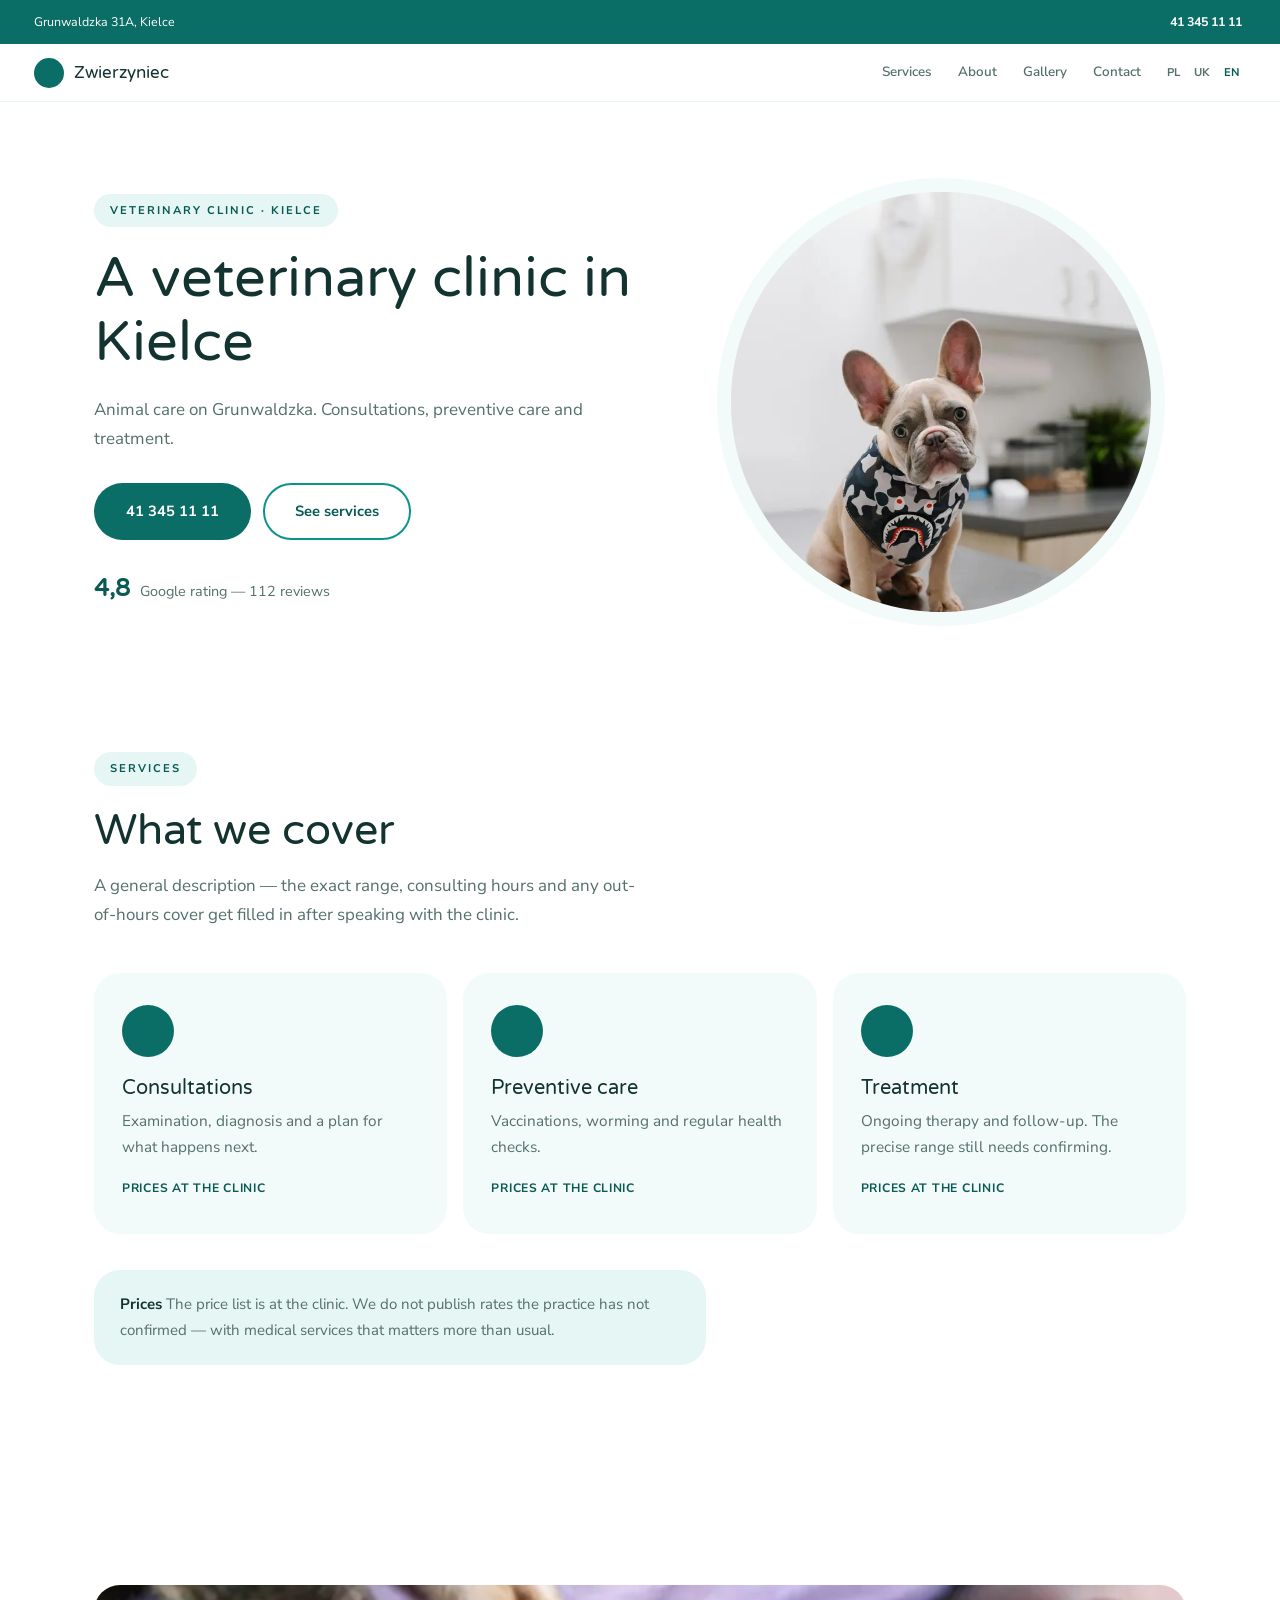
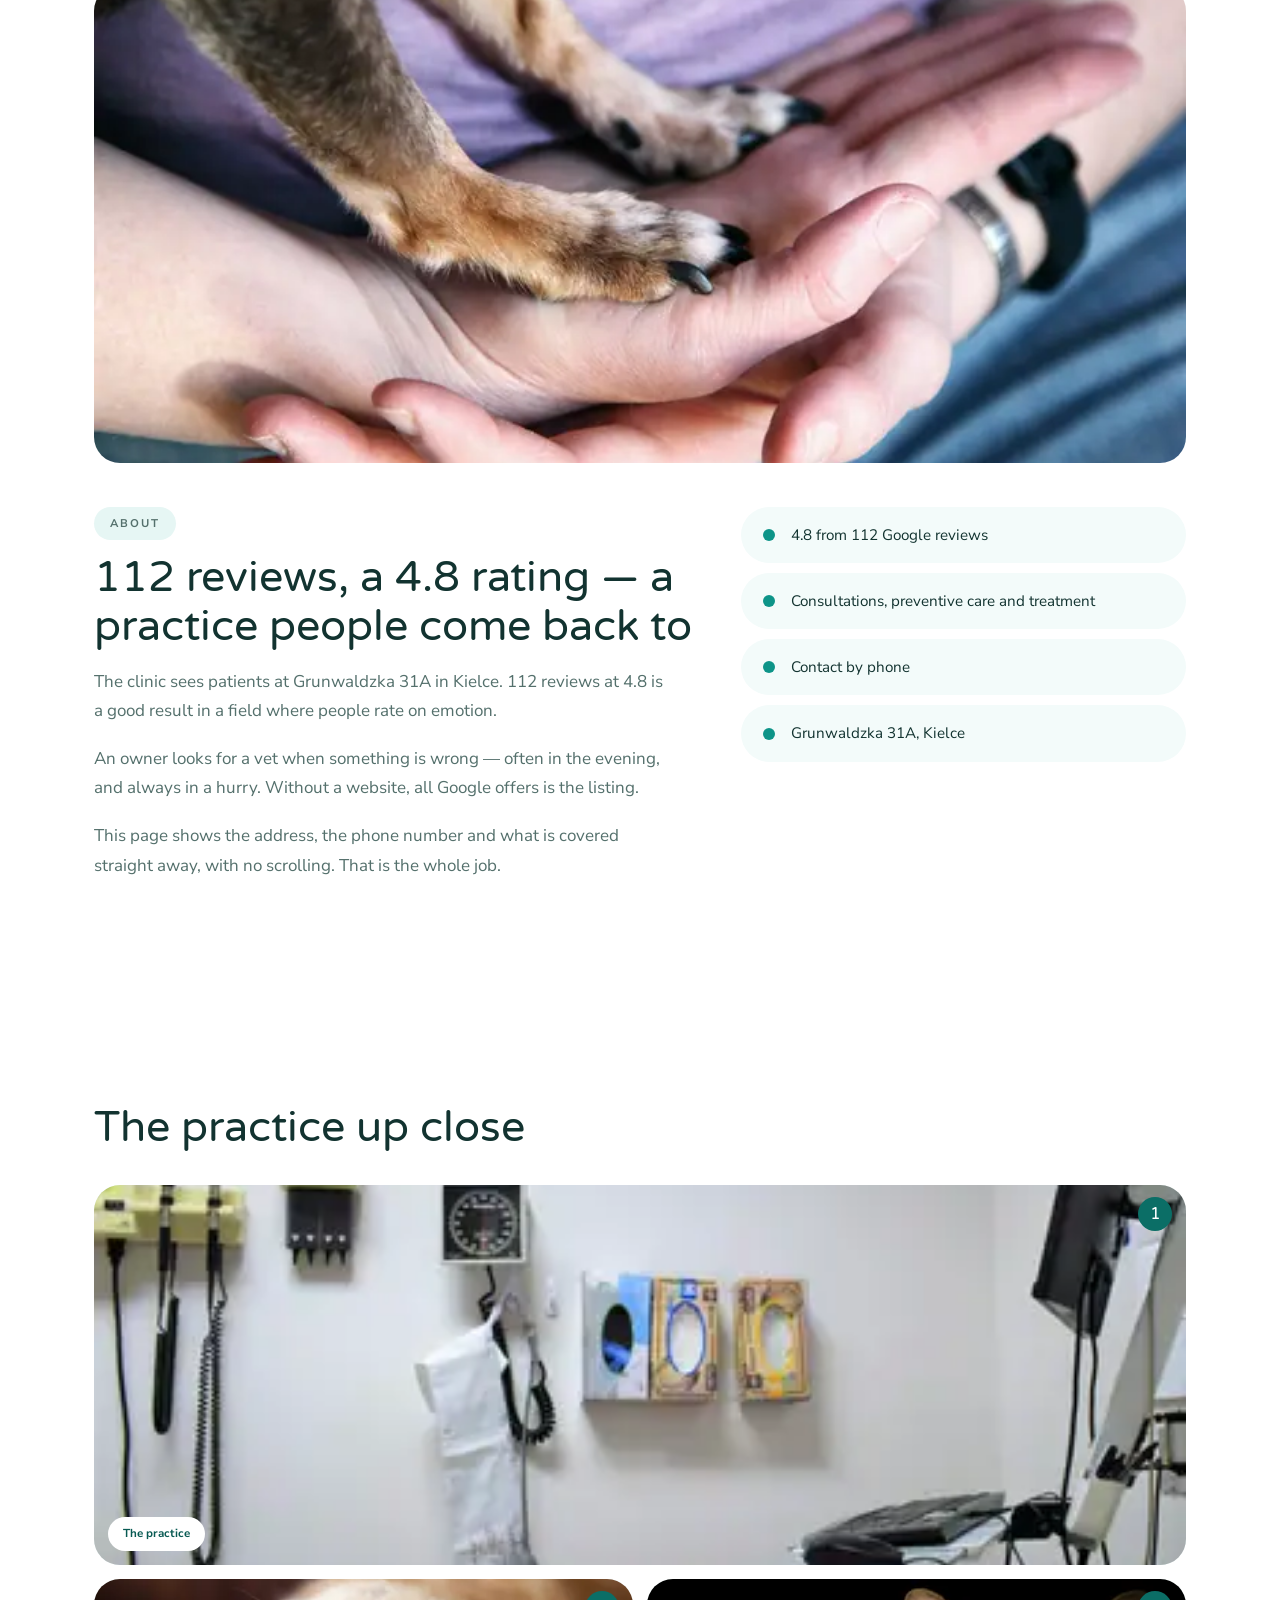
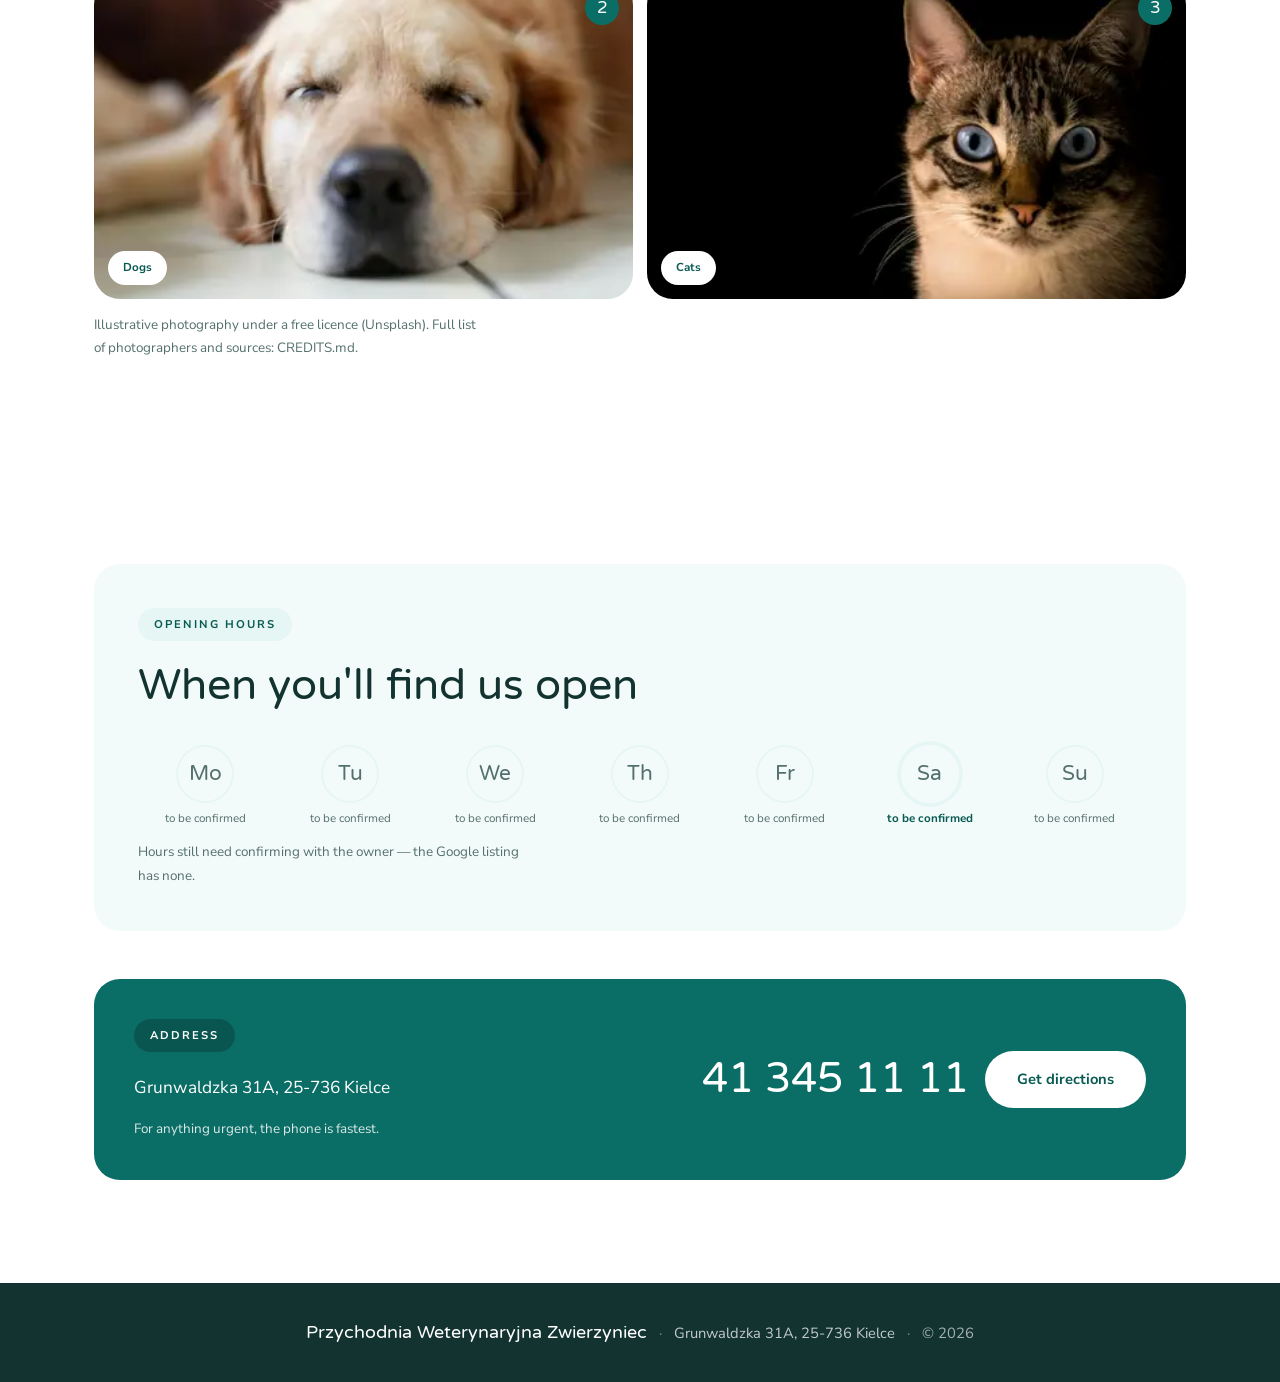
<file: index.html>
<!DOCTYPE html>
<html lang="pl">
<head>
<meta charset="utf-8">
<meta name="viewport" content="width=device-width, initial-scale=1">
<title>Przychodnia Weterynaryjna Zwierzyniec — weterynarz, Kielce</title>
<meta name="description" content="Przychodnia weterynaryjna przy Grunwaldzkiej 31A w Kielcach. Konsultacje, profilaktyka, leczenie. Ocena 4,8 przy 112 opiniach.">
<meta name="robots" content="noindex, nofollow">
<link rel="canonical" href="https://otabekmamadaliev.github.io/zwierzyniec-kielce/">
<link rel="alternate" hreflang="pl" href="https://otabekmamadaliev.github.io/zwierzyniec-kielce/">
<link rel="alternate" hreflang="uk" href="https://otabekmamadaliev.github.io/zwierzyniec-kielce/uk/">
<link rel="alternate" hreflang="en" href="https://otabekmamadaliev.github.io/zwierzyniec-kielce/en/">
<link rel="alternate" hreflang="x-default" href="https://otabekmamadaliev.github.io/zwierzyniec-kielce/">
<meta name="theme-color" content="#0D9488">
<meta property="og:type" content="website">
<meta property="og:locale" content="pl_PL">
<meta property="og:site_name" content="Przychodnia Weterynaryjna Zwierzyniec">
<meta property="og:title" content="Przychodnia Weterynaryjna Zwierzyniec — weterynarz, Kielce">
<meta property="og:description" content="Przychodnia weterynaryjna przy Grunwaldzkiej 31A w Kielcach. Konsultacje, profilaktyka, leczenie. Ocena 4,8 przy 112 opiniach.">
<meta property="og:url" content="https://otabekmamadaliev.github.io/zwierzyniec-kielce/">
<meta property="og:image" content="https://otabekmamadaliev.github.io/zwierzyniec-kielce/assets/img/og.jpg">
<meta name="twitter:card" content="summary_large_image">
<link rel="icon" href="data:image/svg+xml,%3Csvg xmlns='http://www.w3.org/2000/svg' viewBox='0 0 32 32'%3E%3Ccircle cx='16' cy='16' r='16' fill='%230D9488'/%3E%3Ccircle cx='11' cy='13' r='2.6' fill='%23fff'/%3E%3Ccircle cx='21' cy='13' r='2.6' fill='%23fff'/%3E%3Cellipse cx='16' cy='21' rx='5' ry='4' fill='%23fff'/%3E%3C/svg%3E">
<link rel="preconnect" href="https://fonts.googleapis.com">
<link rel="preconnect" href="https://fonts.gstatic.com" crossorigin>
<link rel="stylesheet" href="https://fonts.googleapis.com/css2?family=Varela+Round&family=Nunito+Sans:wght@400;600;700&display=swap">
<script>
/* Wykrywanie języka — patrz kielce-web-studio/tmp/gen/lang-auto.mjs. */
(function(){
  try{
    var tu=document.documentElement.lang.slice(0,2), znane={pl:1,uk:1,en:1};
    function idz(l){var p=location.pathname.replace(/index\.html$/,'').replace(/\/(uk|en)\/?$/,'/');
      if(p.slice(-1)!=='/')p+='/';location.replace(l==='pl'?p:p+l+'/');}
    var w=null; try{w=localStorage.getItem('jezyk');}catch(e){}
    if(w&&znane[w]){if(w!==tu)idz(w);return;}
    if(tu!=='pl')return;
    try{if(sessionStorage.getItem('jezyk-auto'))return;sessionStorage.setItem('jezyk-auto','1');}catch(e){}
    var chce='en', lista=navigator.languages||[navigator.language||'en'];
    for(var i=0;i<lista.length;i++){var l=String(lista[i]).slice(0,2).toLowerCase();if(znane[l]){chce=l;break;}}
    if(chce!=='pl')idz(chce);
  }catch(e){}
})();
</script>
<link rel="stylesheet" href="assets/style.css">

<link rel="preload" as="image" href="assets/img/hero-2000.webp"
      imagesrcset="assets/img/hero-640.webp 640w, assets/img/hero-960.webp 960w, assets/img/hero-1280.webp 1280w, assets/img/hero-1600.webp 1600w, assets/img/hero-2000.webp 2000w" imagesizes="100vw" type="image/webp" fetchpriority="high">

</head>
<body>
<a class="skip" href="#tresc">Przejdź do treści</a>

<header class="top-bar" id="gora">
  <div class="pasek-pilny">
    <span class="pasek-adres">Grunwaldzka 31A, Kielce</span>
    <a class="pasek-tel" href="tel:+48413451111">41 345 11 11</a>
  </div>
  <div class="top-rzad">
    <a class="znak" href="#gora"><span class="znak-kolo" aria-hidden="true"></span>Zwierzyniec</a>
    <nav class="menu" aria-label="Menu główne">
      <a href="#opieka">Usługi</a>
      <a href="#o-lecznicy">O nas</a>
      <a href="#zdjecia">Galeria</a>
      <a href="#kontakt">Kontakt</a>
    </nav>
    <div class="jz" role="group" aria-label="Wybór języka"><span class="lang is-on" aria-current="true">PL</span><a class="lang" href="uk/" hreflang="uk" title="Українська">UK</a><a class="lang" href="en/" hreflang="en" title="English">EN</a></div>
    <button class="ham" type="button" aria-expanded="false" aria-controls="mm" aria-label="Otwórz menu"><span></span><span></span><span></span></button>
  </div>
</header>
<nav class="mm" id="mm" aria-label="Menu główne">
  <a href="#opieka">Usługi</a>
  <a href="#o-lecznicy">O nas</a>
  <a href="#zdjecia">Galeria</a>
  <a href="#kontakt">Kontakt</a>
  <div class="jz jz--mob" role="group" aria-label="Wybór języka"><span class="lang is-on" aria-current="true">PL</span><a class="lang" href="uk/" hreflang="uk" title="Українська">UK</a><a class="lang" href="en/" hreflang="en" title="English">EN</a></div>
</nav>

<main id="tresc">

  <!-- Wszystko jest tu okragle: zdjecie w kole, kafle na kolach, przyciski
       w pigulkach. Lecznica ma uspokajac, a nie robic wrazenie. -->
  <section class="powitanie">
    <div class="powitanie-tresc">
      <p class="plakietka">Przychodnia weterynaryjna &middot; Kielce</p>
      <h1>Przychodnia weterynaryjna w Kielcach</h1>
      <p class="wiodacy">Opieka nad zwierzętami przy Grunwaldzkiej. Konsultacje, profilaktyka i leczenie.</p>
      <div class="akcje">
        <a class="pig" href="tel:+48413451111">41 345 11 11</a>
        <a class="pig pig--pusta" href="#opieka">Zobacz usługi</a>
      </div>
      <p class="ocena"><b>4,8</b> ocena w Google — 112 opinii</p>
    </div>
    <div class="kolo-foto"><picture><source type="image/webp" srcset="assets/img/hero-640.webp 640w, assets/img/hero-960.webp 960w, assets/img/hero-1280.webp 1280w, assets/img/hero-1600.webp 1600w, assets/img/hero-2000.webp 2000w" sizes="100vw"><img class="img--hero" src="assets/img/hero-2000.jpg" srcset="assets/img/hero-640.jpg 640w, assets/img/hero-960.jpg 960w, assets/img/hero-1280.jpg 1280w, assets/img/hero-1600.jpg 1600w, assets/img/hero-2000.jpg 2000w" sizes="100vw" width="2000" height="1125" alt="Pies siedzący na stalowym stole zabiegowym w gabinecie weterynaryjnym" decoding="async" loading="eager" fetchpriority="high"></picture></div>
  </section>

  <section class="opieka" id="opieka">
    <p class="plakietka plakietka--zielona">Oferta</p>
    <h2>Zakres opieki</h2>
    <p class="wiodacy wiodacy--waski">Opis ogólny — dokładny zakres, godziny przyjęć i ewentualne dyżury uzupełnimy po rozmowie z lecznicą.</p>
    <div class="opieka-siatka">

      <article class="opieka-karta">
        <span class="ikona" aria-hidden="true"><svg viewBox="0 0 24 24"><circle cx="6" cy="18" r="2.6"/><circle cx="18" cy="18" r="2.6"/><path d="M7.8 16.2 19 3M16.2 16.2 5 3"/></svg></span>
        <h3>Konsultacje</h3>
        <p>Badanie, rozpoznanie i ustalenie dalszego postępowania.</p>
        <span class="cennik">cennik w przychodni</span>
      </article>

      <article class="opieka-karta">
        <span class="ikona" aria-hidden="true"><svg viewBox="0 0 24 24"><path d="m12 3 2.6 5.6 6 .8-4.4 4.2 1.1 6.1L12 16.8 6.7 19.7l1.1-6.1L3.4 9.4l6-.8z"/></svg></span>
        <h3>Profilaktyka</h3>
        <p>Szczepienia, odrobaczanie i regularne kontrole zdrowia.</p>
        <span class="cennik">cennik w przychodni</span>
      </article>

      <article class="opieka-karta">
        <span class="ikona" aria-hidden="true"><svg viewBox="0 0 24 24"><path d="M20 15a2 2 0 0 1-2 2H8l-4 4V6a2 2 0 0 1 2-2h12a2 2 0 0 1 2 2z"/></svg></span>
        <h3>Leczenie</h3>
        <p>Prowadzenie terapii i kontrola postępów. Szczegółowy zakres do potwierdzenia.</p>
        <span class="cennik">cennik w przychodni</span>
      </article>

    </div>
    <p class="uwaga"><b>Cennik</b> Cennik jest w przychodni. Nie publikujemy stawek, których nie potwierdziła lecznica — przy usługach medycznych to szczególnie ważne.</p>
  </section>

  <section class="o-lecznicy" id="o-lecznicy">
    <figure class="o-lecznicy-foto"><picture><source type="image/webp" srcset="assets/img/about-480.webp 480w, assets/img/about-720.webp 720w, assets/img/about-960.webp 960w, assets/img/about-1200.webp 1200w" sizes="(min-width: 1160px) 508px, (min-width: 900px) 45vw, calc(100vw - 40px)"><img class="img--about" src="assets/img/about-1200.jpg" srcset="assets/img/about-480.jpg 480w, assets/img/about-720.jpg 720w, assets/img/about-960.jpg 960w, assets/img/about-1200.jpg 1200w" sizes="(min-width: 1160px) 508px, (min-width: 900px) 45vw, calc(100vw - 40px)" width="1200" height="900" alt="Łapa psa oparta o otwarte dłonie człowieka" decoding="async" loading="lazy"></picture></figure>
    <div class="o-lecznicy-tekst">
      <p class="plakietka plakietka--zielona">O nas</p>
      <h2>112 opinii, ocena 4,8 — lecznica, do której się wraca</h2>
      <p>Przychodnia przyjmuje w Kielcach przy Grunwaldzkiej 31A. 112 opinii przy ocenie 4,8 to dobry wynik w branży, w której ludzie oceniają w emocjach.</p><p>Właściciel zwierzaka szuka lecznicy wtedy, kiedy coś się dzieje — często wieczorem i zawsze w pośpiechu. Bez strony w Google zostaje sama wizytówka.</p><p>Ta strona pokazuje adres, telefon i zakres opieki od razu, bez przewijania. To jest cała jej robota.</p>
    </div>
    <ul class="zapewnienia"><li>4,8 przy 112 opiniach w Google</li><li>Konsultacje, profilaktyka i leczenie</li><li>Kontakt telefoniczny</li><li>Grunwaldzka 31A, Kielce</li></ul>
  </section>


  <section class="zdjecia" id="zdjecia">
    <h2 class="zdjecia-tytul">Gabinet z bliska</h2>
    <div class="zdjecia-rzad">

      <figure><span class="zdjecia-nr" aria-hidden="true">1</span><picture><source type="image/webp" srcset="assets/img/detail-1-400.webp 400w, assets/img/detail-1-600.webp 600w, assets/img/detail-1-800.webp 800w" sizes="(min-width: 1160px) 350px, (min-width: 980px) 31vw, (min-width: 640px) calc(50vw - 28px), calc(100vw - 40px)"><img class="img--detail-1" src="assets/img/detail-1-800.jpg" srcset="assets/img/detail-1-400.jpg 400w, assets/img/detail-1-600.jpg 600w, assets/img/detail-1-800.jpg 800w" sizes="(min-width: 1160px) 350px, (min-width: 980px) 31vw, (min-width: 640px) calc(50vw - 28px), calc(100vw - 40px)" width="800" height="600" alt="Wnętrze gabinetu weterynaryjnego — sprzęt i akcesoria zawieszone na ścianie" decoding="async" loading="lazy"></picture><figcaption>Gabinet</figcaption></figure>

      <figure><span class="zdjecia-nr" aria-hidden="true">2</span><picture><source type="image/webp" srcset="assets/img/detail-2-400.webp 400w, assets/img/detail-2-600.webp 600w, assets/img/detail-2-800.webp 800w" sizes="(min-width: 1160px) 350px, (min-width: 980px) 31vw, (min-width: 640px) calc(50vw - 28px), calc(100vw - 40px)"><img class="img--detail-2" src="assets/img/detail-2-800.jpg" srcset="assets/img/detail-2-400.jpg 400w, assets/img/detail-2-600.jpg 600w, assets/img/detail-2-800.jpg 800w" sizes="(min-width: 1160px) 350px, (min-width: 980px) 31vw, (min-width: 640px) calc(50vw - 28px), calc(100vw - 40px)" width="800" height="600" alt="Golden retriever leżący spokojnie z pyskiem na podłodze" decoding="async" loading="lazy"></picture><figcaption>Psy</figcaption></figure>

      <figure><span class="zdjecia-nr" aria-hidden="true">3</span><picture><source type="image/webp" srcset="assets/img/detail-3-400.webp 400w, assets/img/detail-3-600.webp 600w, assets/img/detail-3-800.webp 800w" sizes="(min-width: 1160px) 350px, (min-width: 980px) 31vw, (min-width: 640px) calc(50vw - 28px), calc(100vw - 40px)"><img class="img--detail-3" src="assets/img/detail-3-800.jpg" srcset="assets/img/detail-3-400.jpg 400w, assets/img/detail-3-600.jpg 600w, assets/img/detail-3-800.jpg 800w" sizes="(min-width: 1160px) 350px, (min-width: 980px) 31vw, (min-width: 640px) calc(50vw - 28px), calc(100vw - 40px)" width="800" height="600" alt="Zbliżenie pręgowanego kota na ciemnym tle" decoding="async" loading="lazy"></picture><figcaption>Koty</figcaption></figure>

    </div>
    <p class="stopka-zdjec">Zdjęcia ilustracyjne na wolnej licencji (Unsplash). Pełna lista autorów i źródeł: CREDITS.md.</p>
  </section>


  <section class="kontakt" id="kontakt">
    <!-- Tydzień jako siedem okręgów — ta sama krzywa, co zdjęcie w kole,
         ikony i pigułki. Adres i telefon nie stoją w drugiej kolumnie obok,
         tylko na jednym zielonym pasie pod spodem. -->
    <div class="kontakt-box">
      <p class="plakietka plakietka--zielona">Godziny otwarcia</p>
      <h2>Kiedy nas zastaniesz</h2>
      <ul class="kola-tygodnia"><li class="kolo-dnia kolo-dnia--zamkniete" data-dzien="0"><span class="kolo" aria-hidden="true">Po</span><span class="kolo-czas"><span class="sr">Poniedziałek </span>do potwierdzenia</span></li><li class="kolo-dnia kolo-dnia--zamkniete" data-dzien="1"><span class="kolo" aria-hidden="true">Wt</span><span class="kolo-czas"><span class="sr">Wtorek </span>do potwierdzenia</span></li><li class="kolo-dnia kolo-dnia--zamkniete" data-dzien="2"><span class="kolo" aria-hidden="true">Śr</span><span class="kolo-czas"><span class="sr">Środa </span>do potwierdzenia</span></li><li class="kolo-dnia kolo-dnia--zamkniete" data-dzien="3"><span class="kolo" aria-hidden="true">Cz</span><span class="kolo-czas"><span class="sr">Czwartek </span>do potwierdzenia</span></li><li class="kolo-dnia kolo-dnia--zamkniete" data-dzien="4"><span class="kolo" aria-hidden="true">Pi</span><span class="kolo-czas"><span class="sr">Piątek </span>do potwierdzenia</span></li><li class="kolo-dnia kolo-dnia--zamkniete" data-dzien="5"><span class="kolo" aria-hidden="true">So</span><span class="kolo-czas"><span class="sr">Sobota </span>do potwierdzenia</span></li><li class="kolo-dnia kolo-dnia--zamkniete" data-dzien="6"><span class="kolo" aria-hidden="true">Ni</span><span class="kolo-czas"><span class="sr">Niedziela </span>do potwierdzenia</span></li></ul>
      <p class="stopka-zdjec">Godziny do potwierdzenia z właścicielem — w wizytówce Google ich nie ma.</p>
    </div>

    <div class="pas-kontaktu">
      <div>
        <p class="plakietka">Adres</p>
        <p class="adres">Grunwaldzka 31A, 25-736 Kielce</p>
        <p class="stopka-zdjec">W sprawach pilnych najszybciej telefonicznie.</p>
      </div>
      <div class="pas-akcje">
        <a class="duzy-numer" href="tel:+48413451111">41 345 11 11</a>
        <a class="pig pig--biala" href="https://www.google.com/maps/place/?q=place_id:ChIJrSOqW_AnGEcRsgmH3eb1L2U" target="_blank" rel="noopener">Wyznacz trasę</a>
      </div>
    </div>
  </section>

</main>

<footer class="dol">
  <p class="dol-rzad">
    <b class="dol-nazwa">Przychodnia Weterynaryjna Zwierzyniec</b>
    <span aria-hidden="true">&middot;</span>
    <span>Grunwaldzka 31A, 25-736 Kielce</span>
    <span aria-hidden="true">&middot;</span>
    <span class="dol-rok">&copy; 2026</span>
  </p>
</footer>

<script id="i18n" type="application/json">{"sending":"Wysyłanie…","fillAll":"Uzupełnij wszystkie pola formularza.","openingMail":"Otwieramy Twój program pocztowy…","notConnected":"Formularz nie jest jeszcze podłączony. Prosimy o kontakt telefoniczny.","sent":"Dziękujemy! Wiadomość została wysłana — odezwiemy się wkrótce.","failed":"Nie udało się wysłać wiadomości. Prosimy o kontakt telefoniczny.","mailName":"Imię i nazwisko","mailContact":"Kontakt","backToTop":"Wróć na górę","closeGallery":"Zamknij podgląd","prevImage":"Poprzednie zdjęcie","nextImage":"Następne zdjęcie","closeMenu":"Zamknij menu"}</script>
<script src="assets/app.js" defer></script>
<script type="application/ld+json">{
  "@context": "https://schema.org",
  "@type": "VeterinaryCare",
  "name": "Przychodnia Weterynaryjna Zwierzyniec",
  "image": "https://otabekmamadaliev.github.io/zwierzyniec-kielce/assets/img/og.jpg",
  "url": "https://otabekmamadaliev.github.io/zwierzyniec-kielce/",
  "telephone": "+48413451111",
  "priceRange": "$$",
  "address": {
    "@type": "PostalAddress",
    "streetAddress": "Grunwaldzka 31A",
    "addressLocality": "Kielce",
    "postalCode": "25-736",
    "addressRegion": "świętokrzyskie",
    "addressCountry": "PL"
  },
  "geo": {
    "@type": "GeoCoordinates",
    "latitude": 50.87306,
    "longitude": 20.608876
  },
  "hasMap": "https://www.google.com/maps/place/?q=place_id:ChIJrSOqW_AnGEcRsgmH3eb1L2U",
  "areaServed": {
    "@type": "City",
    "name": "Kielce"
  },
  "sameAs": []
}</script>
</body>
</html>
</file>
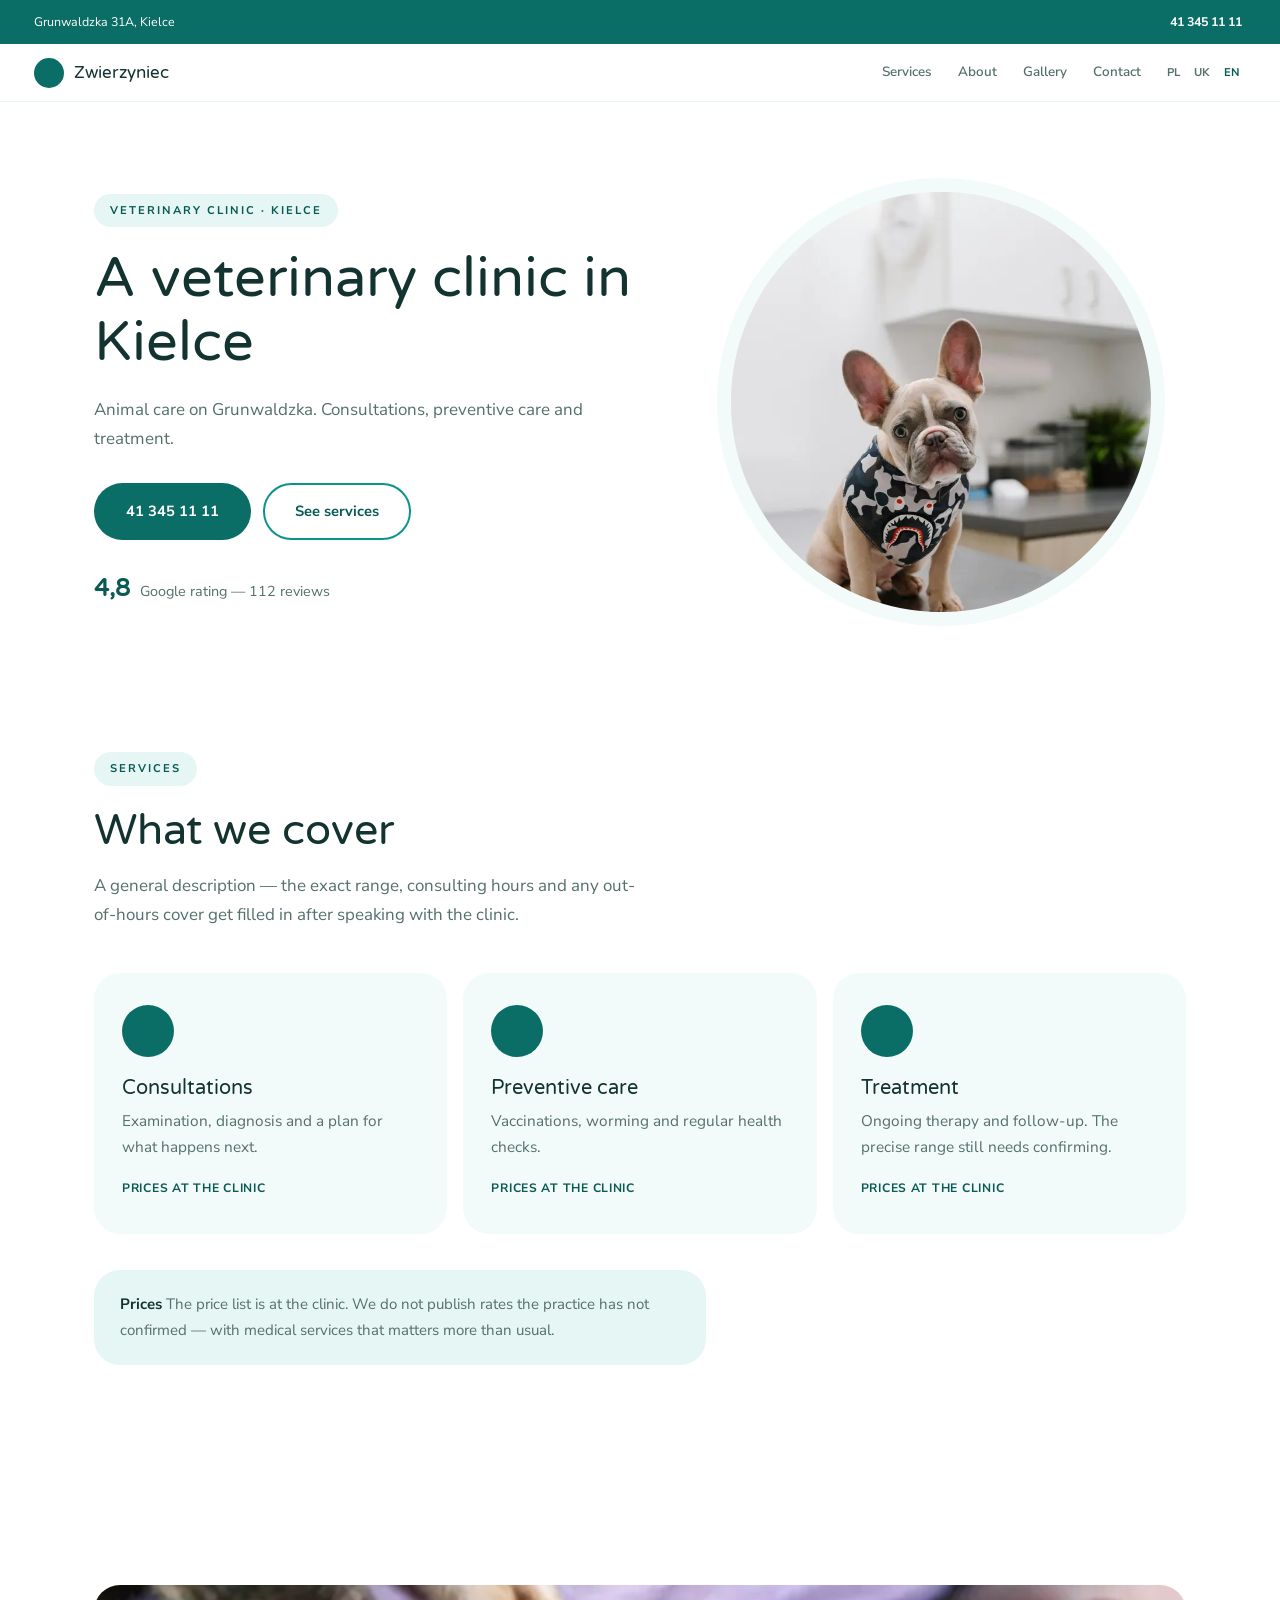
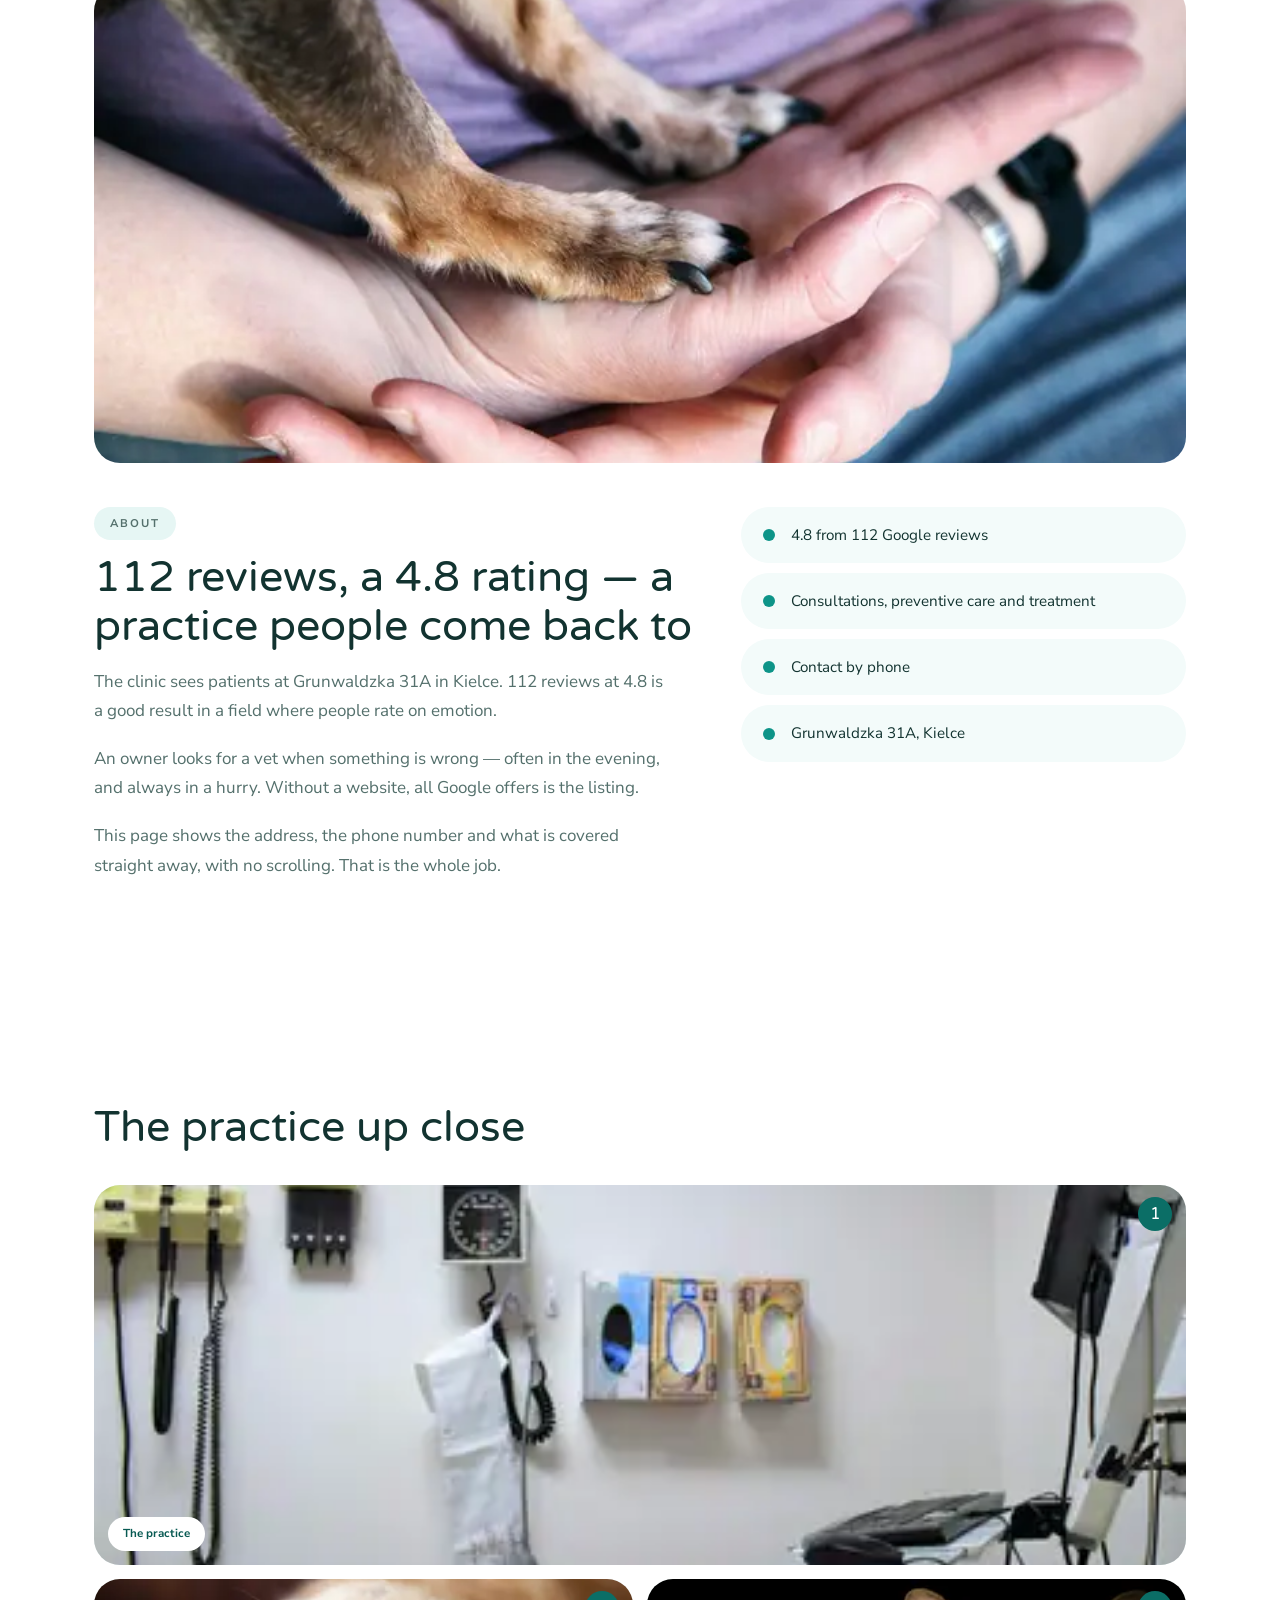
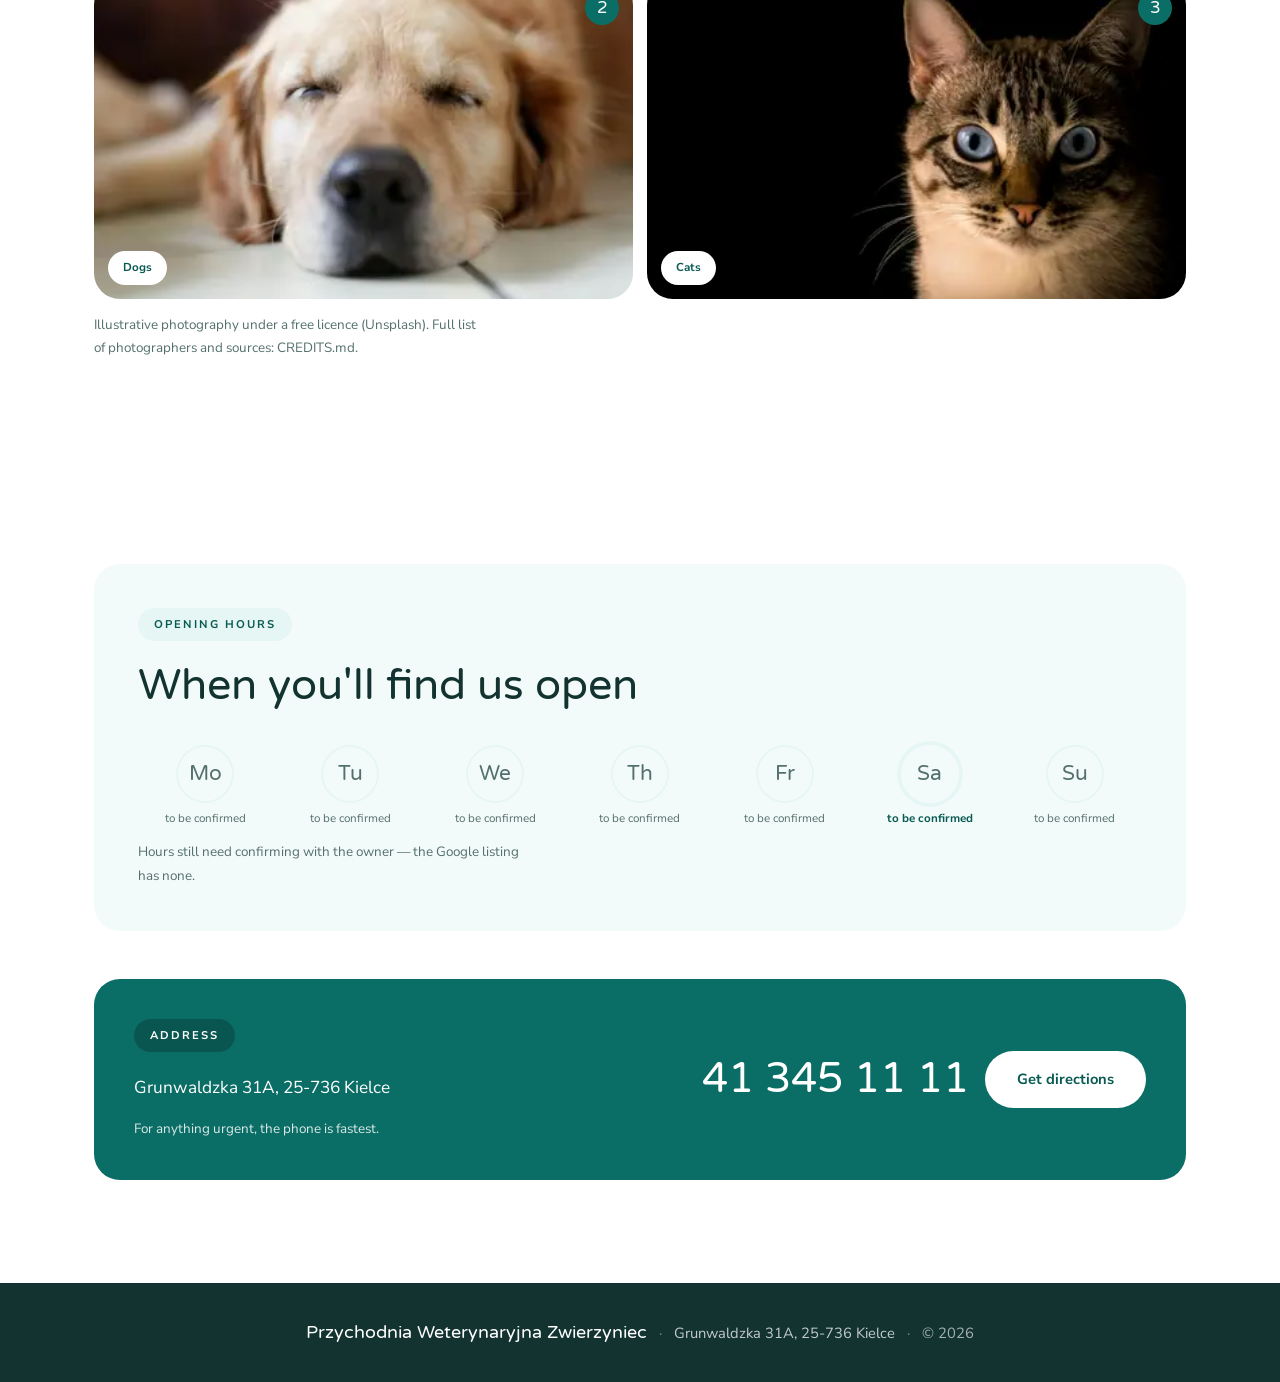
<file: en/index.html>
<!DOCTYPE html>
<html lang="en">
<head>
<meta charset="utf-8">
<meta name="viewport" content="width=device-width, initial-scale=1">
<title>Przychodnia Weterynaryjna Zwierzyniec — vet, Kielce</title>
<meta name="description" content="Veterinary clinic at Grunwaldzka 31A in Kielce. Consultations, preventive care, treatment. Rated 4.8 from 112 reviews.">
<meta name="robots" content="noindex, nofollow">
<link rel="canonical" href="https://otabekmamadaliev.github.io/zwierzyniec-kielce/en/">
<link rel="alternate" hreflang="pl" href="https://otabekmamadaliev.github.io/zwierzyniec-kielce/">
<link rel="alternate" hreflang="uk" href="https://otabekmamadaliev.github.io/zwierzyniec-kielce/uk/">
<link rel="alternate" hreflang="en" href="https://otabekmamadaliev.github.io/zwierzyniec-kielce/en/">
<link rel="alternate" hreflang="x-default" href="https://otabekmamadaliev.github.io/zwierzyniec-kielce/">
<meta name="theme-color" content="#0D9488">
<meta property="og:type" content="website">
<meta property="og:locale" content="en_GB">
<meta property="og:site_name" content="Przychodnia Weterynaryjna Zwierzyniec">
<meta property="og:title" content="Przychodnia Weterynaryjna Zwierzyniec — vet, Kielce">
<meta property="og:description" content="Veterinary clinic at Grunwaldzka 31A in Kielce. Consultations, preventive care, treatment. Rated 4.8 from 112 reviews.">
<meta property="og:url" content="https://otabekmamadaliev.github.io/zwierzyniec-kielce/en/">
<meta property="og:image" content="https://otabekmamadaliev.github.io/zwierzyniec-kielce/assets/img/og.jpg">
<meta name="twitter:card" content="summary_large_image">
<link rel="icon" href="data:image/svg+xml,%3Csvg xmlns='http://www.w3.org/2000/svg' viewBox='0 0 32 32'%3E%3Ccircle cx='16' cy='16' r='16' fill='%230D9488'/%3E%3Ccircle cx='11' cy='13' r='2.6' fill='%23fff'/%3E%3Ccircle cx='21' cy='13' r='2.6' fill='%23fff'/%3E%3Cellipse cx='16' cy='21' rx='5' ry='4' fill='%23fff'/%3E%3C/svg%3E">
<link rel="preconnect" href="https://fonts.googleapis.com">
<link rel="preconnect" href="https://fonts.gstatic.com" crossorigin>
<link rel="stylesheet" href="https://fonts.googleapis.com/css2?family=Varela+Round&family=Nunito+Sans:wght@400;600;700&display=swap">
<script>
/* Wykrywanie języka — patrz kielce-web-studio/tmp/gen/lang-auto.mjs. */
(function(){
  try{
    var tu=document.documentElement.lang.slice(0,2), znane={pl:1,uk:1,en:1};
    function idz(l){var p=location.pathname.replace(/index\.html$/,'').replace(/\/(uk|en)\/?$/,'/');
      if(p.slice(-1)!=='/')p+='/';location.replace(l==='pl'?p:p+l+'/');}
    var w=null; try{w=localStorage.getItem('jezyk');}catch(e){}
    if(w&&znane[w]){if(w!==tu)idz(w);return;}
    if(tu!=='pl')return;
    try{if(sessionStorage.getItem('jezyk-auto'))return;sessionStorage.setItem('jezyk-auto','1');}catch(e){}
    var chce='en', lista=navigator.languages||[navigator.language||'en'];
    for(var i=0;i<lista.length;i++){var l=String(lista[i]).slice(0,2).toLowerCase();if(znane[l]){chce=l;break;}}
    if(chce!=='pl')idz(chce);
  }catch(e){}
})();
</script>
<link rel="stylesheet" href="../assets/style.css">

<link rel="preload" as="image" href="../assets/img/hero-2000.webp"
      imagesrcset="../assets/img/hero-640.webp 640w, ../assets/img/hero-960.webp 960w, ../assets/img/hero-1280.webp 1280w, ../assets/img/hero-1600.webp 1600w, ../assets/img/hero-2000.webp 2000w" imagesizes="100vw" type="image/webp" fetchpriority="high">

</head>
<body>
<a class="skip" href="#tresc">Skip to content</a>

<header class="top-bar" id="gora">
  <div class="pasek-pilny">
    <span class="pasek-adres">Grunwaldzka 31A, Kielce</span>
    <a class="pasek-tel" href="tel:+48413451111">41 345 11 11</a>
  </div>
  <div class="top-rzad">
    <a class="znak" href="#gora"><span class="znak-kolo" aria-hidden="true"></span>Zwierzyniec</a>
    <nav class="menu" aria-label="Main menu">
      <a href="#opieka">Services</a>
      <a href="#o-lecznicy">About</a>
      <a href="#zdjecia">Gallery</a>
      <a href="#kontakt">Contact</a>
    </nav>
    <div class="jz" role="group" aria-label="Language"><a class="lang" href=".././" hreflang="pl" title="Polski">PL</a><a class="lang" href="../uk/" hreflang="uk" title="Українська">UK</a><span class="lang is-on" aria-current="true">EN</span></div>
    <button class="ham" type="button" aria-expanded="false" aria-controls="mm" aria-label="Open menu"><span></span><span></span><span></span></button>
  </div>
</header>
<nav class="mm" id="mm" aria-label="Main menu">
  <a href="#opieka">Services</a>
  <a href="#o-lecznicy">About</a>
  <a href="#zdjecia">Gallery</a>
  <a href="#kontakt">Contact</a>
  <div class="jz jz--mob" role="group" aria-label="Language"><a class="lang" href=".././" hreflang="pl" title="Polski">PL</a><a class="lang" href="../uk/" hreflang="uk" title="Українська">UK</a><span class="lang is-on" aria-current="true">EN</span></div>
</nav>

<main id="tresc">

  <!-- Wszystko jest tu okragle: zdjecie w kole, kafle na kolach, przyciski
       w pigulkach. Lecznica ma uspokajac, a nie robic wrazenie. -->
  <section class="powitanie">
    <div class="powitanie-tresc">
      <p class="plakietka">Veterinary clinic &middot; Kielce</p>
      <h1>A veterinary clinic in Kielce</h1>
      <p class="wiodacy">Animal care on Grunwaldzka. Consultations, preventive care and treatment.</p>
      <div class="akcje">
        <a class="pig" href="tel:+48413451111">41 345 11 11</a>
        <a class="pig pig--pusta" href="#opieka">See services</a>
      </div>
      <p class="ocena"><b>4,8</b> Google rating — 112 reviews</p>
    </div>
    <div class="kolo-foto"><picture><source type="image/webp" srcset="../assets/img/hero-640.webp 640w, ../assets/img/hero-960.webp 960w, ../assets/img/hero-1280.webp 1280w, ../assets/img/hero-1600.webp 1600w, ../assets/img/hero-2000.webp 2000w" sizes="100vw"><img class="img--hero" src="../assets/img/hero-2000.jpg" srcset="../assets/img/hero-640.jpg 640w, ../assets/img/hero-960.jpg 960w, ../assets/img/hero-1280.jpg 1280w, ../assets/img/hero-1600.jpg 1600w, ../assets/img/hero-2000.jpg 2000w" sizes="100vw" width="2000" height="1125" alt="Pies siedzący na stalowym stole zabiegowym w gabinecie weterynaryjnym" decoding="async" loading="eager" fetchpriority="high"></picture></div>
  </section>

  <section class="opieka" id="opieka">
    <p class="plakietka plakietka--zielona">Services</p>
    <h2>What we cover</h2>
    <p class="wiodacy wiodacy--waski">A general description — the exact range, consulting hours and any out-of-hours cover get filled in after speaking with the clinic.</p>
    <div class="opieka-siatka">

      <article class="opieka-karta">
        <span class="ikona" aria-hidden="true"></span>
        <h3>Consultations</h3>
        <p>Examination, diagnosis and a plan for what happens next.</p>
        <span class="cennik">prices at the clinic</span>
      </article>

      <article class="opieka-karta">
        <span class="ikona" aria-hidden="true"></span>
        <h3>Preventive care</h3>
        <p>Vaccinations, worming and regular health checks.</p>
        <span class="cennik">prices at the clinic</span>
      </article>

      <article class="opieka-karta">
        <span class="ikona" aria-hidden="true"></span>
        <h3>Treatment</h3>
        <p>Ongoing therapy and follow-up. The precise range still needs confirming.</p>
        <span class="cennik">prices at the clinic</span>
      </article>

    </div>
    <p class="uwaga"><b>Prices</b> The price list is at the clinic. We do not publish rates the practice has not confirmed — with medical services that matters more than usual.</p>
  </section>

  <section class="o-lecznicy" id="o-lecznicy">
    <figure class="o-lecznicy-foto"><picture><source type="image/webp" srcset="../assets/img/about-480.webp 480w, ../assets/img/about-720.webp 720w, ../assets/img/about-960.webp 960w, ../assets/img/about-1200.webp 1200w" sizes="(min-width: 1160px) 508px, (min-width: 900px) 45vw, calc(100vw - 40px)"><img class="img--about" src="../assets/img/about-1200.jpg" srcset="../assets/img/about-480.jpg 480w, ../assets/img/about-720.jpg 720w, ../assets/img/about-960.jpg 960w, ../assets/img/about-1200.jpg 1200w" sizes="(min-width: 1160px) 508px, (min-width: 900px) 45vw, calc(100vw - 40px)" width="1200" height="900" alt="Łapa psa oparta o otwarte dłonie człowieka" decoding="async" loading="lazy"></picture></figure>
    <div class="o-lecznicy-tekst">
      <p class="plakietka plakietka--zielona">About</p>
      <h2>112 reviews, a 4.8 rating — a practice people come back to</h2>
      <p>The clinic sees patients at Grunwaldzka 31A in Kielce. 112 reviews at 4.8 is a good result in a field where people rate on emotion.</p><p>An owner looks for a vet when something is wrong — often in the evening, and always in a hurry. Without a website, all Google offers is the listing.</p><p>This page shows the address, the phone number and what is covered straight away, with no scrolling. That is the whole job.</p>
    </div>
    <ul class="zapewnienia"><li>4.8 from 112 Google reviews</li><li>Consultations, preventive care and treatment</li><li>Contact by phone</li><li>Grunwaldzka 31A, Kielce</li></ul>
  </section>


  <section class="zdjecia" id="zdjecia">
    <h2 class="zdjecia-tytul">The practice up close</h2>
    <div class="zdjecia-rzad">

      <figure><span class="zdjecia-nr" aria-hidden="true">1</span><picture><source type="image/webp" srcset="../assets/img/detail-1-400.webp 400w, ../assets/img/detail-1-600.webp 600w, ../assets/img/detail-1-800.webp 800w" sizes="(min-width: 1160px) 350px, (min-width: 980px) 31vw, (min-width: 640px) calc(50vw - 28px), calc(100vw - 40px)"><img class="img--detail-1" src="../assets/img/detail-1-800.jpg" srcset="../assets/img/detail-1-400.jpg 400w, ../assets/img/detail-1-600.jpg 600w, ../assets/img/detail-1-800.jpg 800w" sizes="(min-width: 1160px) 350px, (min-width: 980px) 31vw, (min-width: 640px) calc(50vw - 28px), calc(100vw - 40px)" width="800" height="600" alt="Wnętrze gabinetu weterynaryjnego — sprzęt i akcesoria zawieszone na ścianie" decoding="async" loading="lazy"></picture><figcaption>The practice</figcaption></figure>

      <figure><span class="zdjecia-nr" aria-hidden="true">2</span><picture><source type="image/webp" srcset="../assets/img/detail-2-400.webp 400w, ../assets/img/detail-2-600.webp 600w, ../assets/img/detail-2-800.webp 800w" sizes="(min-width: 1160px) 350px, (min-width: 980px) 31vw, (min-width: 640px) calc(50vw - 28px), calc(100vw - 40px)"><img class="img--detail-2" src="../assets/img/detail-2-800.jpg" srcset="../assets/img/detail-2-400.jpg 400w, ../assets/img/detail-2-600.jpg 600w, ../assets/img/detail-2-800.jpg 800w" sizes="(min-width: 1160px) 350px, (min-width: 980px) 31vw, (min-width: 640px) calc(50vw - 28px), calc(100vw - 40px)" width="800" height="600" alt="Golden retriever leżący spokojnie z pyskiem na podłodze" decoding="async" loading="lazy"></picture><figcaption>Dogs</figcaption></figure>

      <figure><span class="zdjecia-nr" aria-hidden="true">3</span><picture><source type="image/webp" srcset="../assets/img/detail-3-400.webp 400w, ../assets/img/detail-3-600.webp 600w, ../assets/img/detail-3-800.webp 800w" sizes="(min-width: 1160px) 350px, (min-width: 980px) 31vw, (min-width: 640px) calc(50vw - 28px), calc(100vw - 40px)"><img class="img--detail-3" src="../assets/img/detail-3-800.jpg" srcset="../assets/img/detail-3-400.jpg 400w, ../assets/img/detail-3-600.jpg 600w, ../assets/img/detail-3-800.jpg 800w" sizes="(min-width: 1160px) 350px, (min-width: 980px) 31vw, (min-width: 640px) calc(50vw - 28px), calc(100vw - 40px)" width="800" height="600" alt="Zbliżenie pręgowanego kota na ciemnym tle" decoding="async" loading="lazy"></picture><figcaption>Cats</figcaption></figure>

    </div>
    <p class="stopka-zdjec">Illustrative photography under a free licence (Unsplash). Full list of photographers and sources: CREDITS.md.</p>
  </section>


  <section class="kontakt" id="kontakt">
    <!-- Tydzień jako siedem okręgów — ta sama krzywa, co zdjęcie w kole,
         ikony i pigułki. Adres i telefon nie stoją w drugiej kolumnie obok,
         tylko na jednym zielonym pasie pod spodem. -->
    <div class="kontakt-box">
      <p class="plakietka plakietka--zielona">Opening hours</p>
      <h2>When you&#39;ll find us open</h2>
      <ul class="kola-tygodnia"><li class="kolo-dnia kolo-dnia--zamkniete" data-dzien="0"><span class="kolo" aria-hidden="true">Mo</span><span class="kolo-czas"><span class="sr">Monday </span>to be confirmed</span></li><li class="kolo-dnia kolo-dnia--zamkniete" data-dzien="1"><span class="kolo" aria-hidden="true">Tu</span><span class="kolo-czas"><span class="sr">Tuesday </span>to be confirmed</span></li><li class="kolo-dnia kolo-dnia--zamkniete" data-dzien="2"><span class="kolo" aria-hidden="true">We</span><span class="kolo-czas"><span class="sr">Wednesday </span>to be confirmed</span></li><li class="kolo-dnia kolo-dnia--zamkniete" data-dzien="3"><span class="kolo" aria-hidden="true">Th</span><span class="kolo-czas"><span class="sr">Thursday </span>to be confirmed</span></li><li class="kolo-dnia kolo-dnia--zamkniete" data-dzien="4"><span class="kolo" aria-hidden="true">Fr</span><span class="kolo-czas"><span class="sr">Friday </span>to be confirmed</span></li><li class="kolo-dnia kolo-dnia--zamkniete" data-dzien="5"><span class="kolo" aria-hidden="true">Sa</span><span class="kolo-czas"><span class="sr">Saturday </span>to be confirmed</span></li><li class="kolo-dnia kolo-dnia--zamkniete" data-dzien="6"><span class="kolo" aria-hidden="true">Su</span><span class="kolo-czas"><span class="sr">Sunday </span>to be confirmed</span></li></ul>
      <p class="stopka-zdjec">Hours still need confirming with the owner — the Google listing has none.</p>
    </div>

    <div class="pas-kontaktu">
      <div>
        <p class="plakietka">Address</p>
        <p class="adres">Grunwaldzka 31A, 25-736 Kielce</p>
        <p class="stopka-zdjec">For anything urgent, the phone is fastest.</p>
      </div>
      <div class="pas-akcje">
        <a class="duzy-numer" href="tel:+48413451111">41 345 11 11</a>
        <a class="pig pig--biala" href="https://www.google.com/maps/place/?q=place_id:ChIJrSOqW_AnGEcRsgmH3eb1L2U" target="_blank" rel="noopener">Get directions</a>
      </div>
    </div>
  </section>

</main>

<footer class="dol">
  <p class="dol-rzad">
    <b class="dol-nazwa">Przychodnia Weterynaryjna Zwierzyniec</b>
    <span aria-hidden="true">&middot;</span>
    <span>Grunwaldzka 31A, 25-736 Kielce</span>
    <span aria-hidden="true">&middot;</span>
    <span class="dol-rok">&copy; 2026</span>
  </p>
</footer>

<script id="i18n" type="application/json">{"sending":"Sending…","fillAll":"Please fill in every field.","openingMail":"Opening your mail app…","notConnected":"The form is not connected yet. Please call us instead.","sent":"Thank you! Your message has been sent — we'll be in touch shortly.","failed":"The message could not be sent. Please call us instead.","mailName":"Full name","mailContact":"Contact","backToTop":"Back to top","closeGallery":"Close preview","prevImage":"Previous photo","nextImage":"Next photo","closeMenu":"Close menu"}</script>
<script src="../assets/app.js" defer></script>
<script type="application/ld+json">{
  "@context": "https://schema.org",
  "@type": "VeterinaryCare",
  "name": "Przychodnia Weterynaryjna Zwierzyniec",
  "image": "https://otabekmamadaliev.github.io/zwierzyniec-kielce/assets/img/og.jpg",
  "url": "https://otabekmamadaliev.github.io/zwierzyniec-kielce/",
  "telephone": "+48413451111",
  "priceRange": "$$",
  "address": {
    "@type": "PostalAddress",
    "streetAddress": "Grunwaldzka 31A",
    "addressLocality": "Kielce",
    "postalCode": "25-736",
    "addressRegion": "świętokrzyskie",
    "addressCountry": "PL"
  },
  "geo": {
    "@type": "GeoCoordinates",
    "latitude": 50.87306,
    "longitude": 20.608876
  },
  "hasMap": "https://www.google.com/maps/place/?q=place_id:ChIJrSOqW_AnGEcRsgmH3eb1L2U",
  "areaServed": {
    "@type": "City",
    "name": "Kielce"
  },
  "sameAs": []
}</script>
</body>
</html>
</file>
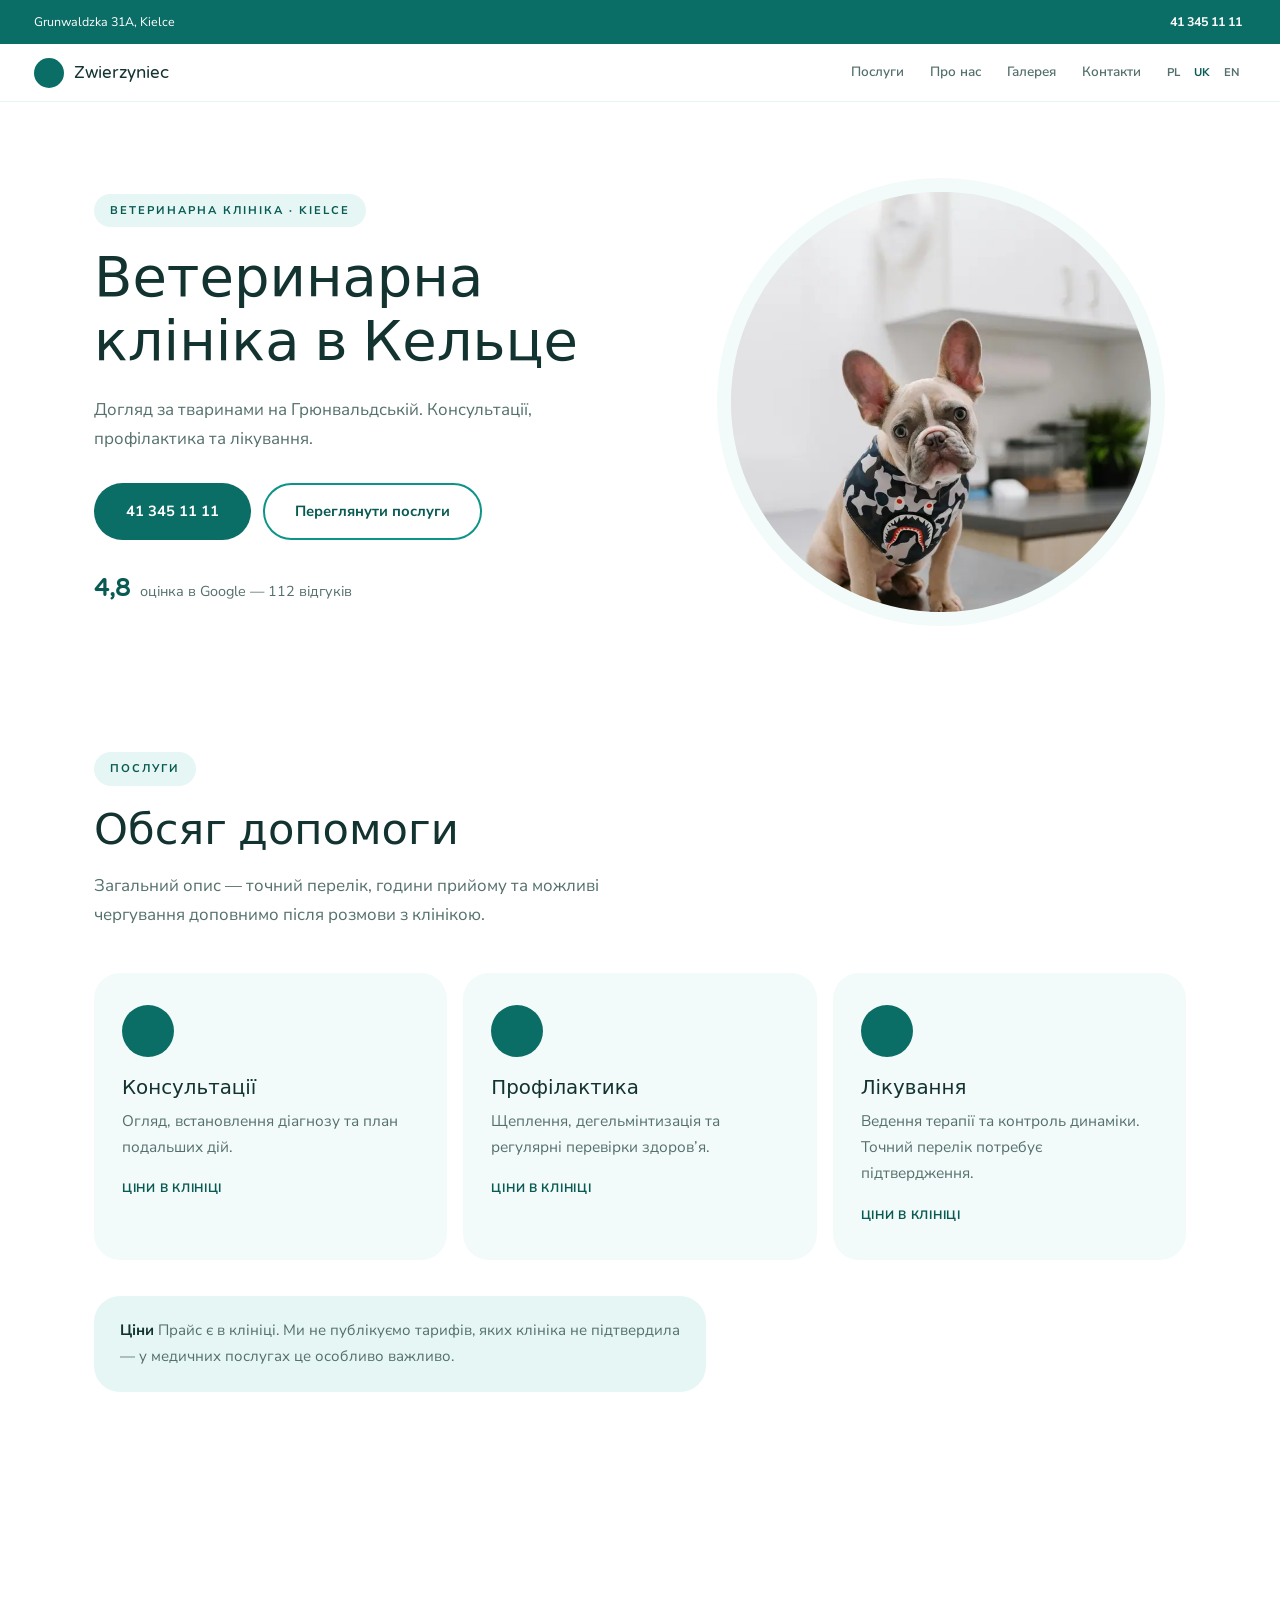
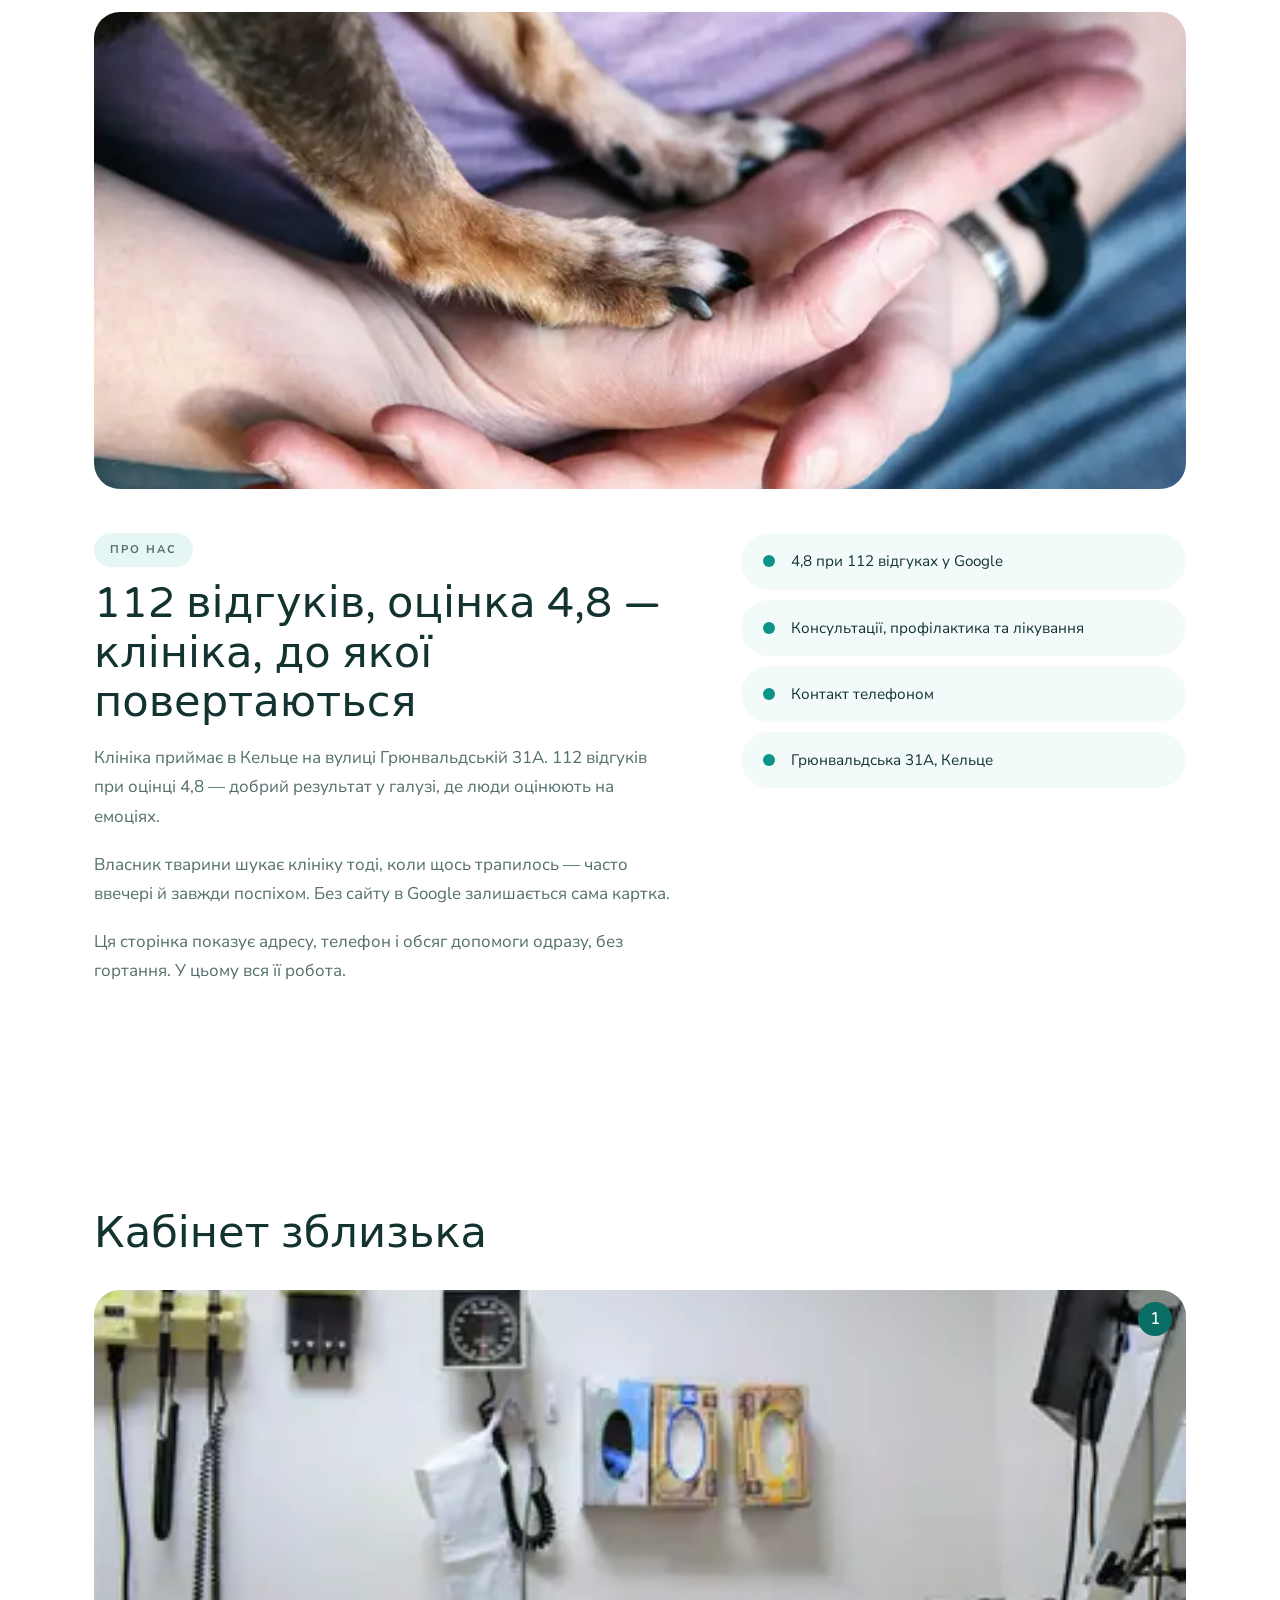
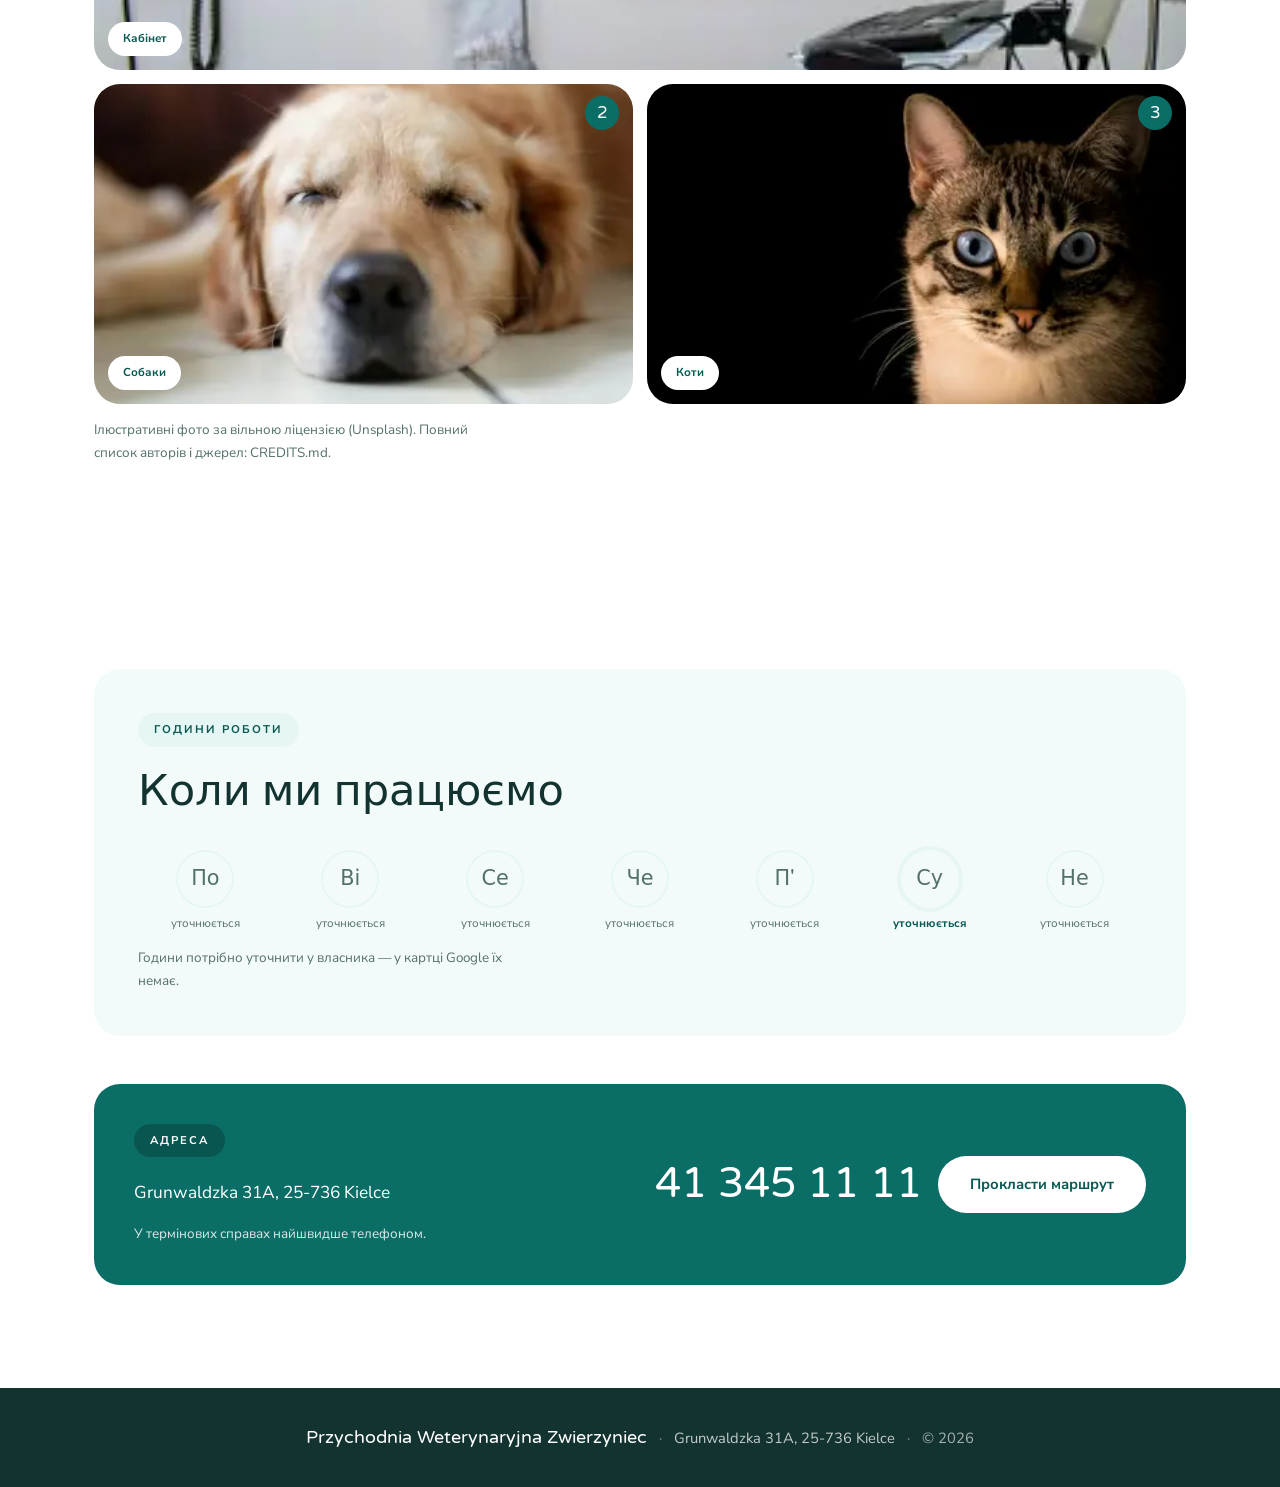
<file: uk/index.html>
<!DOCTYPE html>
<html lang="uk">
<head>
<meta charset="utf-8">
<meta name="viewport" content="width=device-width, initial-scale=1">
<title>Przychodnia Weterynaryjna Zwierzyniec — ветеринар, Кельце</title>
<meta name="description" content="Ветеринарна клініка на вулиці Грюнвальдській 31A в Кельце. Консультації, профілактика, лікування. Оцінка 4,8 при 112 відгуках.">
<meta name="robots" content="noindex, nofollow">
<link rel="canonical" href="https://otabekmamadaliev.github.io/zwierzyniec-kielce/uk/">
<link rel="alternate" hreflang="pl" href="https://otabekmamadaliev.github.io/zwierzyniec-kielce/">
<link rel="alternate" hreflang="uk" href="https://otabekmamadaliev.github.io/zwierzyniec-kielce/uk/">
<link rel="alternate" hreflang="en" href="https://otabekmamadaliev.github.io/zwierzyniec-kielce/en/">
<link rel="alternate" hreflang="x-default" href="https://otabekmamadaliev.github.io/zwierzyniec-kielce/">
<meta name="theme-color" content="#0D9488">
<meta property="og:type" content="website">
<meta property="og:locale" content="uk_UA">
<meta property="og:site_name" content="Przychodnia Weterynaryjna Zwierzyniec">
<meta property="og:title" content="Przychodnia Weterynaryjna Zwierzyniec — ветеринар, Кельце">
<meta property="og:description" content="Ветеринарна клініка на вулиці Грюнвальдській 31A в Кельце. Консультації, профілактика, лікування. Оцінка 4,8 при 112 відгуках.">
<meta property="og:url" content="https://otabekmamadaliev.github.io/zwierzyniec-kielce/uk/">
<meta property="og:image" content="https://otabekmamadaliev.github.io/zwierzyniec-kielce/assets/img/og.jpg">
<meta name="twitter:card" content="summary_large_image">
<link rel="icon" href="data:image/svg+xml,%3Csvg xmlns='http://www.w3.org/2000/svg' viewBox='0 0 32 32'%3E%3Ccircle cx='16' cy='16' r='16' fill='%230D9488'/%3E%3Ccircle cx='11' cy='13' r='2.6' fill='%23fff'/%3E%3Ccircle cx='21' cy='13' r='2.6' fill='%23fff'/%3E%3Cellipse cx='16' cy='21' rx='5' ry='4' fill='%23fff'/%3E%3C/svg%3E">
<link rel="preconnect" href="https://fonts.googleapis.com">
<link rel="preconnect" href="https://fonts.gstatic.com" crossorigin>
<link rel="stylesheet" href="https://fonts.googleapis.com/css2?family=Varela+Round&family=Nunito+Sans:wght@400;600;700&display=swap">
<script>
/* Wykrywanie języka — patrz kielce-web-studio/tmp/gen/lang-auto.mjs. */
(function(){
  try{
    var tu=document.documentElement.lang.slice(0,2), znane={pl:1,uk:1,en:1};
    function idz(l){var p=location.pathname.replace(/index\.html$/,'').replace(/\/(uk|en)\/?$/,'/');
      if(p.slice(-1)!=='/')p+='/';location.replace(l==='pl'?p:p+l+'/');}
    var w=null; try{w=localStorage.getItem('jezyk');}catch(e){}
    if(w&&znane[w]){if(w!==tu)idz(w);return;}
    if(tu!=='pl')return;
    try{if(sessionStorage.getItem('jezyk-auto'))return;sessionStorage.setItem('jezyk-auto','1');}catch(e){}
    var chce='en', lista=navigator.languages||[navigator.language||'en'];
    for(var i=0;i<lista.length;i++){var l=String(lista[i]).slice(0,2).toLowerCase();if(znane[l]){chce=l;break;}}
    if(chce!=='pl')idz(chce);
  }catch(e){}
})();
</script>
<link rel="stylesheet" href="../assets/style.css">

<link rel="preload" as="image" href="../assets/img/hero-2000.webp"
      imagesrcset="../assets/img/hero-640.webp 640w, ../assets/img/hero-960.webp 960w, ../assets/img/hero-1280.webp 1280w, ../assets/img/hero-1600.webp 1600w, ../assets/img/hero-2000.webp 2000w" imagesizes="100vw" type="image/webp" fetchpriority="high">

</head>
<body>
<a class="skip" href="#tresc">Перейти до вмісту</a>

<header class="top-bar" id="gora">
  <div class="pasek-pilny">
    <span class="pasek-adres">Grunwaldzka 31A, Kielce</span>
    <a class="pasek-tel" href="tel:+48413451111">41 345 11 11</a>
  </div>
  <div class="top-rzad">
    <a class="znak" href="#gora"><span class="znak-kolo" aria-hidden="true"></span>Zwierzyniec</a>
    <nav class="menu" aria-label="Головне меню">
      <a href="#opieka">Послуги</a>
      <a href="#o-lecznicy">Про нас</a>
      <a href="#zdjecia">Галерея</a>
      <a href="#kontakt">Контакти</a>
    </nav>
    <div class="jz" role="group" aria-label="Вибір мови"><a class="lang" href=".././" hreflang="pl" title="Polski">PL</a><span class="lang is-on" aria-current="true">UK</span><a class="lang" href="../en/" hreflang="en" title="English">EN</a></div>
    <button class="ham" type="button" aria-expanded="false" aria-controls="mm" aria-label="Відкрити меню"><span></span><span></span><span></span></button>
  </div>
</header>
<nav class="mm" id="mm" aria-label="Головне меню">
  <a href="#opieka">Послуги</a>
  <a href="#o-lecznicy">Про нас</a>
  <a href="#zdjecia">Галерея</a>
  <a href="#kontakt">Контакти</a>
  <div class="jz jz--mob" role="group" aria-label="Вибір мови"><a class="lang" href=".././" hreflang="pl" title="Polski">PL</a><span class="lang is-on" aria-current="true">UK</span><a class="lang" href="../en/" hreflang="en" title="English">EN</a></div>
</nav>

<main id="tresc">

  <!-- Wszystko jest tu okragle: zdjecie w kole, kafle na kolach, przyciski
       w pigulkach. Lecznica ma uspokajac, a nie robic wrazenie. -->
  <section class="powitanie">
    <div class="powitanie-tresc">
      <p class="plakietka">Ветеринарна клініка &middot; Kielce</p>
      <h1>Ветеринарна клініка в Кельце</h1>
      <p class="wiodacy">Догляд за тваринами на Грюнвальдській. Консультації, профілактика та лікування.</p>
      <div class="akcje">
        <a class="pig" href="tel:+48413451111">41 345 11 11</a>
        <a class="pig pig--pusta" href="#opieka">Переглянути послуги</a>
      </div>
      <p class="ocena"><b>4,8</b> оцінка в Google — 112 відгуків</p>
    </div>
    <div class="kolo-foto"><picture><source type="image/webp" srcset="../assets/img/hero-640.webp 640w, ../assets/img/hero-960.webp 960w, ../assets/img/hero-1280.webp 1280w, ../assets/img/hero-1600.webp 1600w, ../assets/img/hero-2000.webp 2000w" sizes="100vw"><img class="img--hero" src="../assets/img/hero-2000.jpg" srcset="../assets/img/hero-640.jpg 640w, ../assets/img/hero-960.jpg 960w, ../assets/img/hero-1280.jpg 1280w, ../assets/img/hero-1600.jpg 1600w, ../assets/img/hero-2000.jpg 2000w" sizes="100vw" width="2000" height="1125" alt="Pies siedzący na stalowym stole zabiegowym w gabinecie weterynaryjnym" decoding="async" loading="eager" fetchpriority="high"></picture></div>
  </section>

  <section class="opieka" id="opieka">
    <p class="plakietka plakietka--zielona">Послуги</p>
    <h2>Обсяг допомоги</h2>
    <p class="wiodacy wiodacy--waski">Загальний опис — точний перелік, години прийому та можливі чергування доповнимо після розмови з клінікою.</p>
    <div class="opieka-siatka">

      <article class="opieka-karta">
        <span class="ikona" aria-hidden="true"></span>
        <h3>Консультації</h3>
        <p>Огляд, встановлення діагнозу та план подальших дій.</p>
        <span class="cennik">ціни в клініці</span>
      </article>

      <article class="opieka-karta">
        <span class="ikona" aria-hidden="true"></span>
        <h3>Профілактика</h3>
        <p>Щеплення, дегельмінтизація та регулярні перевірки здоров’я.</p>
        <span class="cennik">ціни в клініці</span>
      </article>

      <article class="opieka-karta">
        <span class="ikona" aria-hidden="true"></span>
        <h3>Лікування</h3>
        <p>Ведення терапії та контроль динаміки. Точний перелік потребує підтвердження.</p>
        <span class="cennik">ціни в клініці</span>
      </article>

    </div>
    <p class="uwaga"><b>Ціни</b> Прайс є в клініці. Ми не публікуємо тарифів, яких клініка не підтвердила — у медичних послугах це особливо важливо.</p>
  </section>

  <section class="o-lecznicy" id="o-lecznicy">
    <figure class="o-lecznicy-foto"><picture><source type="image/webp" srcset="../assets/img/about-480.webp 480w, ../assets/img/about-720.webp 720w, ../assets/img/about-960.webp 960w, ../assets/img/about-1200.webp 1200w" sizes="(min-width: 1160px) 508px, (min-width: 900px) 45vw, calc(100vw - 40px)"><img class="img--about" src="../assets/img/about-1200.jpg" srcset="../assets/img/about-480.jpg 480w, ../assets/img/about-720.jpg 720w, ../assets/img/about-960.jpg 960w, ../assets/img/about-1200.jpg 1200w" sizes="(min-width: 1160px) 508px, (min-width: 900px) 45vw, calc(100vw - 40px)" width="1200" height="900" alt="Łapa psa oparta o otwarte dłonie człowieka" decoding="async" loading="lazy"></picture></figure>
    <div class="o-lecznicy-tekst">
      <p class="plakietka plakietka--zielona">Про нас</p>
      <h2>112 відгуків, оцінка 4,8 — клініка, до якої повертаються</h2>
      <p>Клініка приймає в Кельце на вулиці Грюнвальдській 31A. 112 відгуків при оцінці 4,8 — добрий результат у галузі, де люди оцінюють на емоціях.</p><p>Власник тварини шукає клініку тоді, коли щось трапилось — часто ввечері й завжди поспіхом. Без сайту в Google залишається сама картка.</p><p>Ця сторінка показує адресу, телефон і обсяг допомоги одразу, без гортання. У цьому вся її робота.</p>
    </div>
    <ul class="zapewnienia"><li>4,8 при 112 відгуках у Google</li><li>Консультації, профілактика та лікування</li><li>Контакт телефоном</li><li>Грюнвальдська 31A, Кельце</li></ul>
  </section>


  <section class="zdjecia" id="zdjecia">
    <h2 class="zdjecia-tytul">Кабінет зблизька</h2>
    <div class="zdjecia-rzad">

      <figure><span class="zdjecia-nr" aria-hidden="true">1</span><picture><source type="image/webp" srcset="../assets/img/detail-1-400.webp 400w, ../assets/img/detail-1-600.webp 600w, ../assets/img/detail-1-800.webp 800w" sizes="(min-width: 1160px) 350px, (min-width: 980px) 31vw, (min-width: 640px) calc(50vw - 28px), calc(100vw - 40px)"><img class="img--detail-1" src="../assets/img/detail-1-800.jpg" srcset="../assets/img/detail-1-400.jpg 400w, ../assets/img/detail-1-600.jpg 600w, ../assets/img/detail-1-800.jpg 800w" sizes="(min-width: 1160px) 350px, (min-width: 980px) 31vw, (min-width: 640px) calc(50vw - 28px), calc(100vw - 40px)" width="800" height="600" alt="Wnętrze gabinetu weterynaryjnego — sprzęt i akcesoria zawieszone na ścianie" decoding="async" loading="lazy"></picture><figcaption>Кабінет</figcaption></figure>

      <figure><span class="zdjecia-nr" aria-hidden="true">2</span><picture><source type="image/webp" srcset="../assets/img/detail-2-400.webp 400w, ../assets/img/detail-2-600.webp 600w, ../assets/img/detail-2-800.webp 800w" sizes="(min-width: 1160px) 350px, (min-width: 980px) 31vw, (min-width: 640px) calc(50vw - 28px), calc(100vw - 40px)"><img class="img--detail-2" src="../assets/img/detail-2-800.jpg" srcset="../assets/img/detail-2-400.jpg 400w, ../assets/img/detail-2-600.jpg 600w, ../assets/img/detail-2-800.jpg 800w" sizes="(min-width: 1160px) 350px, (min-width: 980px) 31vw, (min-width: 640px) calc(50vw - 28px), calc(100vw - 40px)" width="800" height="600" alt="Golden retriever leżący spokojnie z pyskiem na podłodze" decoding="async" loading="lazy"></picture><figcaption>Собаки</figcaption></figure>

      <figure><span class="zdjecia-nr" aria-hidden="true">3</span><picture><source type="image/webp" srcset="../assets/img/detail-3-400.webp 400w, ../assets/img/detail-3-600.webp 600w, ../assets/img/detail-3-800.webp 800w" sizes="(min-width: 1160px) 350px, (min-width: 980px) 31vw, (min-width: 640px) calc(50vw - 28px), calc(100vw - 40px)"><img class="img--detail-3" src="../assets/img/detail-3-800.jpg" srcset="../assets/img/detail-3-400.jpg 400w, ../assets/img/detail-3-600.jpg 600w, ../assets/img/detail-3-800.jpg 800w" sizes="(min-width: 1160px) 350px, (min-width: 980px) 31vw, (min-width: 640px) calc(50vw - 28px), calc(100vw - 40px)" width="800" height="600" alt="Zbliżenie pręgowanego kota na ciemnym tle" decoding="async" loading="lazy"></picture><figcaption>Коти</figcaption></figure>

    </div>
    <p class="stopka-zdjec">Ілюстративні фото за вільною ліцензією (Unsplash). Повний список авторів і джерел: CREDITS.md.</p>
  </section>


  <section class="kontakt" id="kontakt">
    <!-- Tydzień jako siedem okręgów — ta sama krzywa, co zdjęcie w kole,
         ikony i pigułki. Adres i telefon nie stoją w drugiej kolumnie obok,
         tylko na jednym zielonym pasie pod spodem. -->
    <div class="kontakt-box">
      <p class="plakietka plakietka--zielona">Години роботи</p>
      <h2>Коли ми працюємо</h2>
      <ul class="kola-tygodnia"><li class="kolo-dnia kolo-dnia--zamkniete" data-dzien="0"><span class="kolo" aria-hidden="true">По</span><span class="kolo-czas"><span class="sr">Понеділок </span>уточнюється</span></li><li class="kolo-dnia kolo-dnia--zamkniete" data-dzien="1"><span class="kolo" aria-hidden="true">Ві</span><span class="kolo-czas"><span class="sr">Вівторок </span>уточнюється</span></li><li class="kolo-dnia kolo-dnia--zamkniete" data-dzien="2"><span class="kolo" aria-hidden="true">Се</span><span class="kolo-czas"><span class="sr">Середа </span>уточнюється</span></li><li class="kolo-dnia kolo-dnia--zamkniete" data-dzien="3"><span class="kolo" aria-hidden="true">Че</span><span class="kolo-czas"><span class="sr">Четвер </span>уточнюється</span></li><li class="kolo-dnia kolo-dnia--zamkniete" data-dzien="4"><span class="kolo" aria-hidden="true">П&#39;</span><span class="kolo-czas"><span class="sr">П&#39;ятниця </span>уточнюється</span></li><li class="kolo-dnia kolo-dnia--zamkniete" data-dzien="5"><span class="kolo" aria-hidden="true">Су</span><span class="kolo-czas"><span class="sr">Субота </span>уточнюється</span></li><li class="kolo-dnia kolo-dnia--zamkniete" data-dzien="6"><span class="kolo" aria-hidden="true">Не</span><span class="kolo-czas"><span class="sr">Неділя </span>уточнюється</span></li></ul>
      <p class="stopka-zdjec">Години потрібно уточнити у власника — у картці Google їх немає.</p>
    </div>

    <div class="pas-kontaktu">
      <div>
        <p class="plakietka">Адреса</p>
        <p class="adres">Grunwaldzka 31A, 25-736 Kielce</p>
        <p class="stopka-zdjec">У термінових справах найшвидше телефоном.</p>
      </div>
      <div class="pas-akcje">
        <a class="duzy-numer" href="tel:+48413451111">41 345 11 11</a>
        <a class="pig pig--biala" href="https://www.google.com/maps/place/?q=place_id:ChIJrSOqW_AnGEcRsgmH3eb1L2U" target="_blank" rel="noopener">Прокласти маршрут</a>
      </div>
    </div>
  </section>

</main>

<footer class="dol">
  <p class="dol-rzad">
    <b class="dol-nazwa">Przychodnia Weterynaryjna Zwierzyniec</b>
    <span aria-hidden="true">&middot;</span>
    <span>Grunwaldzka 31A, 25-736 Kielce</span>
    <span aria-hidden="true">&middot;</span>
    <span class="dol-rok">&copy; 2026</span>
  </p>
</footer>

<script id="i18n" type="application/json">{"sending":"Надсилання…","fillAll":"Заповніть усі поля форми.","openingMail":"Відкриваємо вашу поштову програму…","notConnected":"Форма ще не підключена. Будь ласка, зателефонуйте нам.","sent":"Дякуємо! Повідомлення надіслано — ми скоро зв'яжемося з вами.","failed":"Не вдалося надіслати повідомлення. Будь ласка, зателефонуйте нам.","mailName":"Ім'я та прізвище","mailContact":"Контакт","backToTop":"Нагору","closeGallery":"Закрити перегляд","prevImage":"Попереднє фото","nextImage":"Наступне фото","closeMenu":"Закрити меню"}</script>
<script src="../assets/app.js" defer></script>
<script type="application/ld+json">{
  "@context": "https://schema.org",
  "@type": "VeterinaryCare",
  "name": "Przychodnia Weterynaryjna Zwierzyniec",
  "image": "https://otabekmamadaliev.github.io/zwierzyniec-kielce/assets/img/og.jpg",
  "url": "https://otabekmamadaliev.github.io/zwierzyniec-kielce/",
  "telephone": "+48413451111",
  "priceRange": "$$",
  "address": {
    "@type": "PostalAddress",
    "streetAddress": "Grunwaldzka 31A",
    "addressLocality": "Kielce",
    "postalCode": "25-736",
    "addressRegion": "świętokrzyskie",
    "addressCountry": "PL"
  },
  "geo": {
    "@type": "GeoCoordinates",
    "latitude": 50.87306,
    "longitude": 20.608876
  },
  "hasMap": "https://www.google.com/maps/place/?q=place_id:ChIJrSOqW_AnGEcRsgmH3eb1L2U",
  "areaServed": {
    "@type": "City",
    "name": "Kielce"
  },
  "sameAs": []
}</script>
</body>
</html>
</file>
<file: assets/style.css>
/* Przychodnia Weterynaryjna Zwierzyniec — arkusz wyłącznie tej strony.
 *
 * Kierunek z ui-ux-pro-max: Varela Round + Nunito Sans, morska zieleń #0D9488.
 * Zasada formalna tej strony: KOŁO. Zdjęcie w kole, ikony w kołach, przyciski
 * w pigułkach, kafle mocno zaokrąglone. Nikt inny w tym zestawie nie ma krzywej
 * o takim promieniu — a lecznica ma uspokajać, nie imponować.
 */

:root{
  /* #0D9488 z bialym tekstem to 3.74:1 — ponizej AA, a na tej zieleni leza
     przycisk telefonu, panel adresu i numer. Powierzchnie z tekstem ida wiec
     ciemniejsza zielenia (6.1:1); jasna zostaje na kropkach i obrysach. */
  --zielen:#0B6E66;
  --zielen-akcent:#0D9488;
  --zielen-ciemna:#085A53;
  --zielen-mgla:#E6F6F4;
  --zielen-mgla2:#F3FBFA;
  --grafit:#123330;
  --szary:#54706C;
  --biel:#FFFFFF;
  --naglowki:'Varela Round',system-ui,sans-serif;
  --tresc:'Nunito Sans',system-ui,-apple-system,'Segoe UI',Roboto,sans-serif;
  --szer:1160px;
  --r:26px;
}

*,*::before,*::after{box-sizing:border-box}
html{-webkit-text-size-adjust:100%;scroll-behavior:smooth;scroll-padding-top:84px}
body{margin:0;background:var(--biel);color:var(--grafit);
  font:400 17px/1.72 var(--tresc);-webkit-font-smoothing:antialiased}
img{max-width:100%;display:block}
a{color:inherit}
h1,h2,h3{font-family:var(--naglowki);font-weight:400;line-height:1.15;margin:0}
.sr{position:absolute;width:1px;height:1px;overflow:hidden;clip:rect(0 0 0 0)}
.skip{position:absolute;left:-9999px;background:var(--zielen-ciemna);color:#fff;padding:10px 16px;z-index:200}
.skip:focus{left:12px;top:12px}
:focus-visible{outline:3px solid var(--zielen-ciemna);outline-offset:3px}
.plakietka{display:inline-block;font-size:.7rem;font-weight:700;letter-spacing:.18em;text-transform:uppercase;
  color:var(--zielen-ciemna);background:var(--zielen-mgla);padding:7px 16px;border-radius:999px;margin:0 0 20px}
.plakietka--zielona{background:var(--zielen-mgla)}
.wiodacy{font-size:1.06rem;color:var(--szary);max-width:54ch;margin:0}
.wiodacy--waski{max-width:56ch;margin-top:14px}
.stopka-zdjec{font-size:.84rem;color:var(--szary);margin:14px 0 0;max-width:48ch}

/* --------------------------------------------------------------- pasek */
.top-bar{position:sticky;top:0;z-index:90;background:rgba(255,255,255,.95);
  border-bottom:1px solid var(--zielen-mgla);transition:box-shadow .5s ease}
/* Numer do lecznicy nie chowa się nigdy — ani w hamburgerze, ani pod scrollem. */
.pasek-pilny{display:flex;align-items:center;justify-content:space-between;gap:14px;
  padding:5px clamp(14px,4vw,34px);background:var(--zielen);color:#fff;font-size:.78rem}
.pasek-adres{overflow:hidden;text-overflow:ellipsis;white-space:nowrap}
.pasek-tel{flex:0 0 auto;color:#fff;font-weight:700;text-decoration:none;
  display:inline-flex;align-items:center;min-height:34px;padding:0 4px}
.pasek-tel:hover{text-decoration:underline}
.top-rzad{display:flex;align-items:center;gap:20px;min-width:0;
  padding:10px clamp(14px,4vw,34px)}
/* Przy 360px adres i numer nie mieszczą się obok siebie — numer jest ważniejszy. */
@media (max-width:560px){ .pasek-adres{display:none} .pasek-pilny{justify-content:flex-end} }
.top-bar.przewiniety{box-shadow:0 4px 22px rgba(18,51,48,.07)}
.znak{display:flex;align-items:center;gap:10px;text-decoration:none;margin-right:auto;min-width:0;
  font-family:var(--naglowki);font-size:1.06rem;overflow:hidden;text-overflow:ellipsis;white-space:nowrap}
.znak-kolo{flex:0 0 auto;width:30px;height:30px;border-radius:50%;background:var(--zielen)}
.menu{display:flex;gap:26px}
.menu a{font-size:.84rem;font-weight:600;text-decoration:none;color:var(--szary);
  padding:6px 0;border-bottom:2px solid transparent;transition:color .5s,border-color .5s}
.menu a:hover{color:var(--zielen-ciemna);border-bottom-color:var(--zielen-akcent)}
.jz{display:flex;gap:2px;flex:0 0 auto}
.jz .lang{font-size:.7rem;font-weight:700;padding:5px 6px;text-decoration:none;color:var(--szary);transition:color .5s}
.jz .lang:hover{color:var(--grafit)}
.jz .lang.is-on{color:var(--zielen-ciemna)}
.tel-pigula{background:var(--zielen);color:#fff;text-decoration:none;font-weight:700;font-size:.82rem;
  padding:12px 22px;border-radius:999px;white-space:nowrap;transition:background .5s,transform .5s}
.tel-pigula:hover{background:var(--zielen-ciemna);transform:translateY(-2px)}
.ham{display:none;background:0;border:0;padding:11px;cursor:pointer;flex-direction:column;gap:5px}
.ham span{display:block;width:22px;height:3px;border-radius:2px;background:var(--grafit)}
.mm{display:none}

/* ---------------------------------------------------------- powitanie */
.powitanie{max-width:var(--szer);margin:0 auto;display:grid;gap:clamp(30px,5vw,60px);
  align-items:center;padding:clamp(44px,7vw,92px) clamp(18px,5vw,34px)}
.powitanie h1{font-size:clamp(2rem,4.8vw,3.5rem);margin-bottom:.34em}
.powitanie .wiodacy{margin-bottom:30px}
.akcje{display:flex;flex-wrap:wrap;gap:12px}
.pig{background:var(--zielen);color:#fff;text-decoration:none;font-weight:700;font-size:.92rem;
  padding:16px 32px;border-radius:999px;transition:background .5s,transform .5s}
.pig:hover{background:var(--zielen-ciemna);transform:translateY(-2px)}
.pig--pusta{background:transparent;color:var(--zielen-ciemna);border:2px solid var(--zielen-akcent);padding:14px 30px}
.pig--pusta:hover{background:var(--zielen-mgla)}
.pig--biala{background:var(--biel);color:var(--zielen-ciemna);display:inline-block;margin-top:18px}
.pig--biala:hover{background:var(--zielen-mgla)}
.ocena{margin:28px 0 0;font-size:.9rem;color:var(--szary)}
.ocena b{font-family:var(--naglowki);font-size:1.5rem;color:var(--zielen-ciemna);margin-right:6px}
/* Zdjecie w kole — motyw calej strony. */
.kolo-foto{justify-self:center;width:min(78vw,420px);aspect-ratio:1;border-radius:50%;
  overflow:hidden;background:var(--zielen-mgla);box-shadow:0 0 0 14px var(--zielen-mgla2)}
.kolo-foto img{width:100%;height:100%;object-fit:cover}

/* ------------------------------------------------------------- opieka */
.opieka,.o-lecznicy,.zdjecia,.kontakt{max-width:var(--szer);margin:0 auto;
  padding:clamp(56px,8vw,112px) clamp(18px,5vw,34px)}
.opieka h2,.o-lecznicy h2,.kontakt h2,.zdjecia-tytul{font-size:clamp(1.7rem,3.8vw,2.7rem);margin-bottom:.35em}
.opieka-siatka{display:grid;gap:16px;margin-top:44px}
.opieka-karta{background:var(--zielen-mgla2);border-radius:var(--r);padding:32px 28px;
  transition:transform .5s ease,background .5s}
.opieka-karta:hover{transform:translateY(-4px);background:var(--zielen-mgla)}
.ikona{display:grid;place-items:center;width:52px;height:52px;border-radius:50%;background:var(--zielen);margin-bottom:20px}
.ikona svg{width:24px;height:24px;fill:none;stroke:#fff;stroke-width:1.7;stroke-linecap:round;stroke-linejoin:round}
.opieka-karta h3{font-size:1.24rem;margin-bottom:8px}
.opieka-karta p{margin:0;font-size:.96rem;color:var(--szary)}
.cennik{display:inline-block;margin-top:18px;font-size:.76rem;font-weight:700;letter-spacing:.06em;
  text-transform:uppercase;color:var(--zielen-ciemna)}
.uwaga{margin-top:36px;background:var(--zielen-mgla);border-radius:var(--r);padding:22px 26px;
  font-size:.94rem;color:var(--szary);max-width:68ch}
.uwaga b{color:var(--grafit)}

.o-lecznicy{display:grid;gap:clamp(24px,4vw,44px)}
.o-lecznicy-foto{margin:0}
.o-lecznicy-foto img{width:100%;height:auto;display:block;border-radius:var(--r);
  aspect-ratio:16 / 7;object-fit:cover}
.o-lecznicy p{color:var(--szary);margin:0 0 1.1em;max-width:58ch}
.zapewnienia{list-style:none;margin:0;padding:0;display:grid;gap:10px;align-self:start}
.zapewnienia li{background:var(--zielen-mgla2);border-radius:999px;padding:15px 24px 15px 50px;
  position:relative;font-size:.95rem}
.zapewnienia li::before{content:"";position:absolute;left:22px;top:50%;transform:translateY(-50%);
  width:12px;height:12px;border-radius:50%;background:var(--zielen-akcent)}

.zdjecia-rzad{display:grid;gap:14px;margin-top:32px}
.zdjecia figure{margin:0;position:relative;overflow:hidden;border-radius:var(--r);background:var(--zielen-mgla)}
.zdjecia-nr{position:absolute;top:12px;right:14px;z-index:2;
  display:grid;place-items:center;width:34px;height:34px;border-radius:50%;
  background:var(--zielen);color:#fff;font-family:var(--naglowki);font-size:1.05rem;line-height:1}
.zdjecia img{width:100%;height:clamp(230px,28vw,320px);object-fit:cover;
  transition:transform .7s cubic-bezier(.2,.7,.3,1)}
.zdjecia figure:hover img{transform:scale(1.05)}
.zdjecia figcaption{position:absolute;left:14px;bottom:14px;background:var(--biel);color:var(--zielen-ciemna);
  font-weight:700;font-size:.72rem;padding:7px 15px;border-radius:999px}

.kontakt{display:grid;gap:16px}
.kontakt-box{background:var(--zielen-mgla2);border-radius:var(--r);padding:clamp(28px,4vw,44px)}
.kontakt-box--zielony{background:var(--zielen);color:#fff}
.kontakt-box--zielony .plakietka{background:rgba(0,0,0,.22);color:#fff}
.kontakt-box--zielony .stopka-zdjec{color:rgba(255,255,255,.85)}
.kontakt table{width:100%;border-collapse:collapse;margin-top:8px}
.kontakt th,.kontakt td{padding:12px 0;border-bottom:1px solid rgba(13,148,136,.16);
  text-align:left;font-weight:400;font-size:.95rem}
.kontakt td{text-align:right;color:var(--szary);font-variant-numeric:tabular-nums}
.adres{margin:0 0 16px;line-height:1.8}
.duzy-numer{display:block;font-family:var(--naglowki);font-size:clamp(1.7rem,4vw,2.6rem);
  text-decoration:none;color:#fff}
.duzy-numer:hover{opacity:.86}

/* Cala ta strona jest z miekkich owali — stopka jest plaska kreska, ktora je
   zamyka. Jeden ciag, kropki jako przerwy, zero pietrowych akapitow. */
.dol{background:var(--grafit);color:rgba(255,255,255,.74);padding:34px 20px}
.dol-rzad{margin:0;display:flex;flex-wrap:wrap;align-items:baseline;
  justify-content:center;gap:6px 12px;font-size:.92rem;text-align:center}
.dol-nazwa{font-family:var(--naglowki);font-weight:400;font-size:1.15rem;color:#fff}
.dol-rzad [aria-hidden]{color:rgba(255,255,255,.42)}
.dol-rok{color:rgba(255,255,255,.62)}

@media (min-width:900px){
  .powitanie{grid-template-columns:1.05fr .95fr}
  .opieka-siatka{grid-template-columns:repeat(3,1fr)}
  /* Zdjecie na calej szerokosci u gory, pod nim tekst i zapewnienia obok siebie. */
  .o-lecznicy{grid-template-columns:1.15fr .85fr}
  .o-lecznicy-foto{grid-column:1 / -1}
  /* Szeroki kadr gabinetu u gory, portrety pod nim. */
  .zdjecia-rzad{grid-template-columns:1fr 1fr}
  .zdjecia-rzad figure:first-child{grid-column:1 / -1}
  .zdjecia-rzad figure:first-child img{height:clamp(260px,30vw,380px)}
  .kontakt{grid-template-columns:1.1fr .9fr}
}
@media (max-width:899px){
  .menu{display:none}
  .top-rzad{flex-wrap:nowrap}
  .ham{display:flex}
  .tel-pigula{padding:11px 14px;font-size:.76rem;max-width:40vw;
    overflow:hidden;text-overflow:ellipsis;white-space:nowrap}
  .mm{display:none;position:fixed;inset:60px 0 auto;z-index:85;background:var(--biel);
    border-bottom:1px solid var(--zielen-mgla);padding:8px 20px 20px;flex-direction:column}
  .mm.otwarte{display:flex}
  .mm a{text-decoration:none;font-weight:600;font-size:.92rem;padding:14px 0;
    border-bottom:1px solid var(--zielen-mgla)}
}

@media (prefers-reduced-motion:reduce){
  html{scroll-behavior:auto}
  *,*::before,*::after{animation-duration:.001ms!important;transition-duration:.001ms!important}
}

.img--hero{object-position:50% 50%}
.img--about{object-position:50% 50%}
.img--detail-1{object-position:50% 50%}
.img--detail-2{object-position:50% 50%}
.img--detail-3{object-position:50% 50%}

/* Kolo w powitaniu jest wysokie, wiec podwojne swiatlo miedzy nim a pierwsza
   sekcja robilo ponad 200 px pustki. Skracamy tylko gore sekcji "opieka". */
.opieka{padding-top:clamp(24px,4vw,56px)}

/* ===================================================== SIEDEM OKRĘGÓW
 * Zasadą formalną tej strony jest koło. Tydzień idzie za tym: siedem okręgów
 * z literą dnia, wypełnionych gdy przychodnia pracuje, pustych gdy nie.
 * Godziny stoją POD okręgiem, nie w drugiej kolumnie tabeli.
 */
.kontakt{display:block}
.kola-tygodnia{list-style:none;display:grid;grid-template-columns:repeat(7,1fr);
  gap:10px;margin:clamp(22px,3vw,34px) 0 0;padding:0}
.kolo-dnia{display:grid;gap:8px;justify-items:center;text-align:center;min-width:0}
/* .sr jest position:absolute — komórka z czasem musi być pozycjonowana,
   inaczej ukryta nazwa dnia ucieka z siatki i rozpycha stronę w bok.
   Ten błąd już raz tu był. */
.kolo-czas{position:relative;display:block;min-width:0}
.kolo{display:grid;place-items:center;width:clamp(42px,6vw,58px);aspect-ratio:1;
  border-radius:50%;background:var(--zielen);color:#fff;
  font-family:var(--naglowki);font-size:clamp(1rem,2vw,1.3rem);
  transition:transform var(--tempo, .5s) ease}
.kolo-dnia:hover .kolo{transform:scale(1.08)}
.kolo-czas{font-size:.72rem;color:var(--szary);line-height:1.35;word-break:break-word}
/* Dzień wolny: okrąg pusty, sam obrys — od razu widać, że przychodnia nie
   przyjmuje, bez czytania napisu pod spodem. */
.kolo-dnia--zamkniete .kolo{background:transparent;color:var(--szary);
  box-shadow:inset 0 0 0 2px var(--zielen-mgla)}
.kolo-dnia.dzis .kolo{box-shadow:0 0 0 4px var(--zielen-mgla)}
.kolo-dnia.dzis .kolo-czas{color:var(--zielen-ciemna);font-weight:700}

/* Adres i telefon na jednym zielonym pasie, nie w drugiej kolumnie. */
.pas-kontaktu{display:grid;gap:22px;align-items:center;margin-top:clamp(30px,4vw,48px);
  background:var(--zielen);color:#fff;border-radius:var(--r);padding:clamp(26px,4vw,40px)}
.pas-kontaktu .plakietka{background:rgba(0,0,0,.22);color:#fff}
.pas-kontaktu .adres{margin:0 0 6px;font-size:1.08rem}
.pas-kontaktu .stopka-zdjec{color:rgba(255,255,255,.85)}
.pas-akcje{display:flex;flex-wrap:wrap;align-items:center;gap:16px}
.pas-akcje .duzy-numer{margin:0}
.pas-akcje .pig--biala{margin-top:0}

@media (min-width:820px){
  .pas-kontaktu{grid-template-columns:1fr auto}
}
@media (max-width:640px){
  /* Siedem okręgów w rzędzie nie mieści się na telefonie — cztery i trzy. */
  .kola-tygodnia{grid-template-columns:repeat(4,1fr)}
}

/* ==================================== TELEFON: dotyk i czytelność
 * Zmierzone skryptem scripts/mobile.mjs na 360 i 390 px, w trzech językach.
 *
 * Przełącznik języka miał 26×29 px. To jest pierwszy element, w który celuje
 * ukraiński klient po wejściu na stronę, a opuszek palca ma około 45 px —
 * czyli trafiał obok. Podpisy i etykiety siedziały na 10.9–11.5 px.
 *
 * Rozmiary idą z !important, bo bez tego przegrywają na specyficzności
 * z regułami dekoracyjnymi (.jezyk .lang, .galeria figcaption). To są progi
 * dostępności, nie ozdoba — muszą wygrać. Poza wąskim ekranem nic się nie zmienia.
 */
@media (max-width: 900px){
  .lang{
    min-width:44px !important;min-height:44px !important;padding:0 6px !important;
    display:inline-flex !important;align-items:center;justify-content:center;
    font-size:12px !important;
  }
  .ham{min-width:44px !important;min-height:44px !important;
    align-items:center;justify-content:center}
  .marka,.logo,.znak,.szyld-marka,.tytul-marki,.nazwa{
    min-height:44px !important;display:flex !important;align-items:center}

  /* Wersaliki z dużym rozstrzeleniem poniżej 12 px są na telefonie
     nieczytelne, niezależnie od tego, jak dobrze wyglądają na monitorze. */
  .nadtytul,.nadpis,.etyk,.etykieta,.etykietka,.plakietka,.tag,.mini,
  .metryczka,.sygnatura,.kd-dzien,.chip-dzien,.dzis-etyk,.dzis-etykieta,
  .sala-etyk,.para-etyk,.blok-tytul,.zaufanie-etyk,.numer,.numerek,
  .fakt-etyk,.bilecik-nad,.pas-telefon-etyk,.kreda-czas,
  figcaption,.kolo-czas,.chip-czas,.pigulka-czas,.kd-czas,.dzwon,
  .kafel-czas,.zaufanie-pod,.fakt-pod,.os-czas,.wiersz-czas,
  .lekarz-pwz,.opinia-zrodlo,.reszta-tygodnia,.sala-dni,.sala-czas{
    font-size:12px !important;
  }

  /* Długie numery i nazwy ulic nie mogą rozpychać strony w bok. */
  .tel-link,.tel-duzy,.numer-duzy,.wielki-nr,.duzy-tel,.duzy-numer,
  .telefon,.numer-xl,.bilecik-numer,.tel,.adr-wielki,.ulica{
    overflow-wrap:anywhere;
  }
}


/* ============================ TELEFON: reszta celów i etykiet
 * Trzecia tura po pomiarze scripts/mobile.mjs. Patrz komentarz w tmp/mobile-3.mjs.
 */
@media (max-width: 900px){
  /* Etykiety i nagłówki tabel: max() nigdy nie zmniejsza, tylko podnosi
     te, które siedziały poniżej progu. */
  th,td,dt,label,legend,small,
  .kol-czas,.kol-cena,.kol-zakres,.poz-nr,.poz-cena,.metka,.cennik,
  .usluga-cena,.grupa-razy,.skladka li,.dostawa-cena{
    font-size:max(12px,.8rem);
  }

  /* Cele dotykowe: telefon w pasku, przyciski, kafelki godzin w kreatorze,
     rozwijane pytania. Wszystko, co się naciska palcem. */
  a[href^="tel:"],.btn,.guzik,.klaw,.klawisz,.pig,.pigula,.ramka,.obwodka,
  .linia,.nr,.tel-link,.tel-btn,.tel-pigula,.dzwon,.telefon-gora,.link-strzalka,
  .godzina,.dzien,.zakladka,summary{
    min-height:44px;display:inline-flex;align-items:center;justify-content:center;
  }
  /* Rozwijane pytania i zakładki są blokowe — wyrównanie do lewej,
     inaczej tekst wskoczyłby na środek. */
  summary,.zakladka{justify-content:flex-start}

  /* iOS przybliża stronę przy dotknięciu pola mniejszego niż 16 px.
     To zachowanie Safari, nie preferencja — jedyne wyjście to 16 px. */
  input,select,textarea{font-size:16px;min-height:44px}
  textarea{min-height:80px}
}


/* ================== TELEFON: ostatnie drobiazgi
 * Dokładne miejsca z tmp/male-teksty.mjs: ceny w cennikach, podpisy przycisków,
 * numer w pasku i dopisek w logotypie. Wszystko poniżej 12 px na 390 px.
 * Gola s ma pod znakiem napis EST. KIELCE ustawiony na 9 px — na monitorze
 * to elegancki detal, w ręce nieczytelna plamka. */
@media (max-width:900px){
  .wielka-pigula span,.telefon-gora,.cena-bukietu,.lista-cena,
  .znak-n,.znak-r,.tydzien summary,.ramka,.bilecik-guziki .ramka,
  .marka-pod,.hero-adres,.grupa-razy,.cennik,.metka{font-size:12px !important}
}


/* ================== TELEFON: budżet paska nagłówka
 * Patrz komentarz w tmp/mobile-4.mjs — to jest naprawa regresji, którą sam
 * wprowadziłem, podnosząc cele dotykowe bez sprawdzenia szerokości paska.
 */
@media (max-width: 900px){
  .belka,.nav,.naglowek-strony,.szyld,.pas-gorny,.listwa,.top-bar,.gora{
    flex-wrap:nowrap;
  }
  /* Marka może się skrócić wielokropkiem; reszta paska nie może zniknąć. */
  .marka,.logo,.znak,.szyld-marka,.tytul-marki,.nazwa,.marka-nazwa{
    min-width:44px;flex:1 1 auto;overflow:hidden;text-overflow:ellipsis;
  /* Nazwa firmy jest w pasku najwazniejsza — to po nia klient patrzy pierwszy.
     Wczesniej przelacznik jezyka (3 x 44px) spychal ja do 44px i "Dentika"
     pokazywala sie jako "De". Guziki jezyka zwezone; WYSOKOSC 44px zostaje,
     bo to ona decyduje o trafianiu palcem, a 32px szerokosci i tak jest
     powyzej progu 24px z WCAG 2.5.8. */
  .jz .lang,.jezyk .lang,.jezyki .lang,.jez .lang{min-width:32px;padding-inline:4px}
  }
  .jz,.jezyk,.jezyki{flex:0 0 auto}

  /* Nagłówki tabel: th przegrywa na specyficzności z .cennik thead th. */
  th,td,.cennik th,.cennik td,.plan th,.plan td,
  .godziny-tabela th,.godziny-tabela td{font-size:max(12px,.8rem) !important}
}

/* Poniżej 560 px przycisk CTA z paska ustępuje miejsca telefonowi i menu.
   Ta sama akcja jest w menu pod hamburgerem i w treści strony, więc nic
   nie ginie — a pasek przestaje wypychać stronę w bok. */
@media (max-width: 560px){
  .btn--belka,.btn--zloty.btn--belka,.btn--czerwony.btn--belka,
  .btn--glowny.btn--belka,.btn--pelny-kolor.btn--belka{display:none !important}
}


/* ============ TELEFON: ostatnie etykiety i pasek dni
 * .krok-etyk i podobne to klasy na <label>, wiec wygrywaja z regula na samym
 * elemencie. Pasek dni w kreatorze rezerwacji ma sie PRZEWIJAC w bok,
 * a nie rozpychac strone — min-width:0 przywraca przycinanie. */
@media (max-width:900px){
  label,legend,.krok-etyk,.znacznik,.wyroznik,.pole-grupa label,
  .zapis-form label,.wizyta-form label,.zam-form label,.rez-pole label{
    font-size:max(12px,.78rem) !important;
  }
  .dni,#dni,.godziny,#godziny{min-width:0;overflow-x:auto;-webkit-overflow-scrolling:touch}
  .kreator,.kreator .krok{min-width:0}
}


@media (max-width:900px){
  .skip{min-height:44px;display:inline-flex;align-items:center}
}

/* switcher w menu mobilnym */
@media (max-width:560px){
  header .jz{display:none}
  .jz--mob{display:flex;gap:2px;padding:10px 0 2px}
  .jz--mob .lang{min-width:44px;min-height:44px;display:inline-flex;
    align-items:center;justify-content:center}
}
@media (min-width:561px){ .jz--mob{display:none} }
</file>
